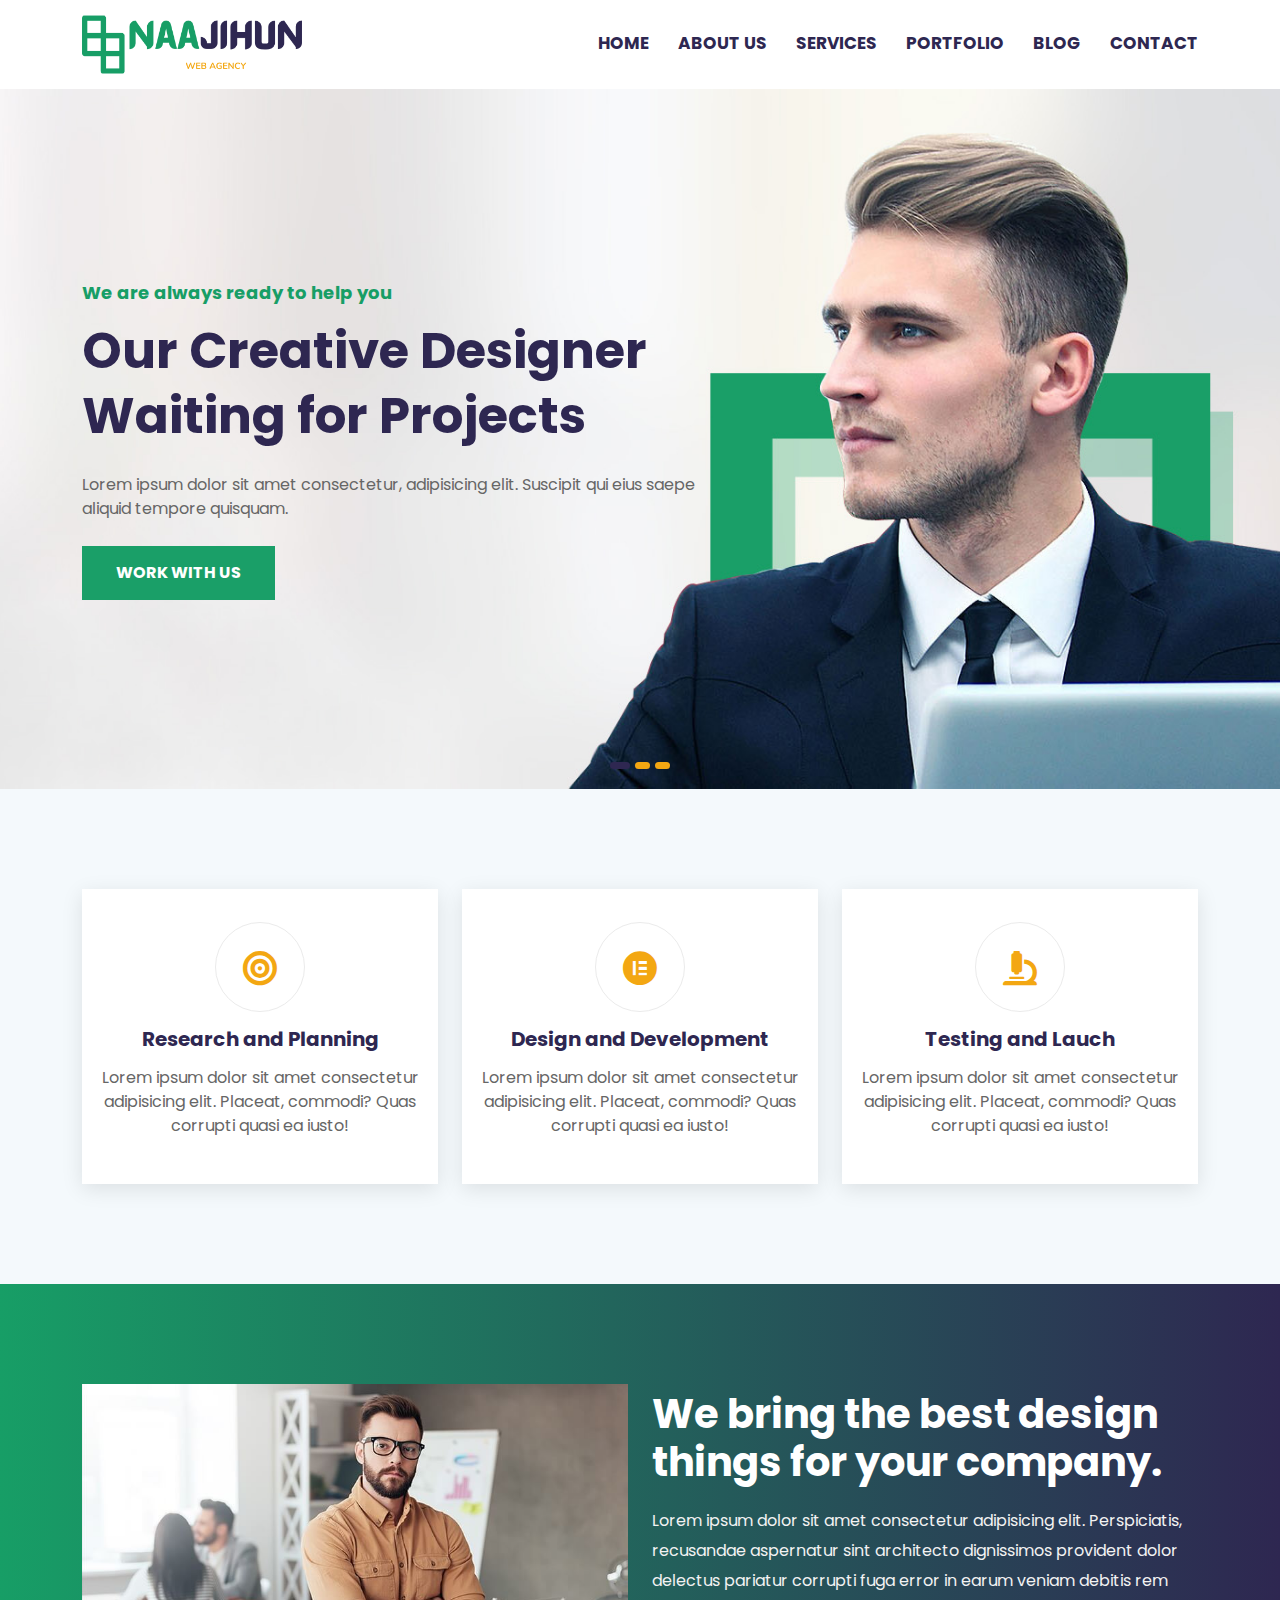
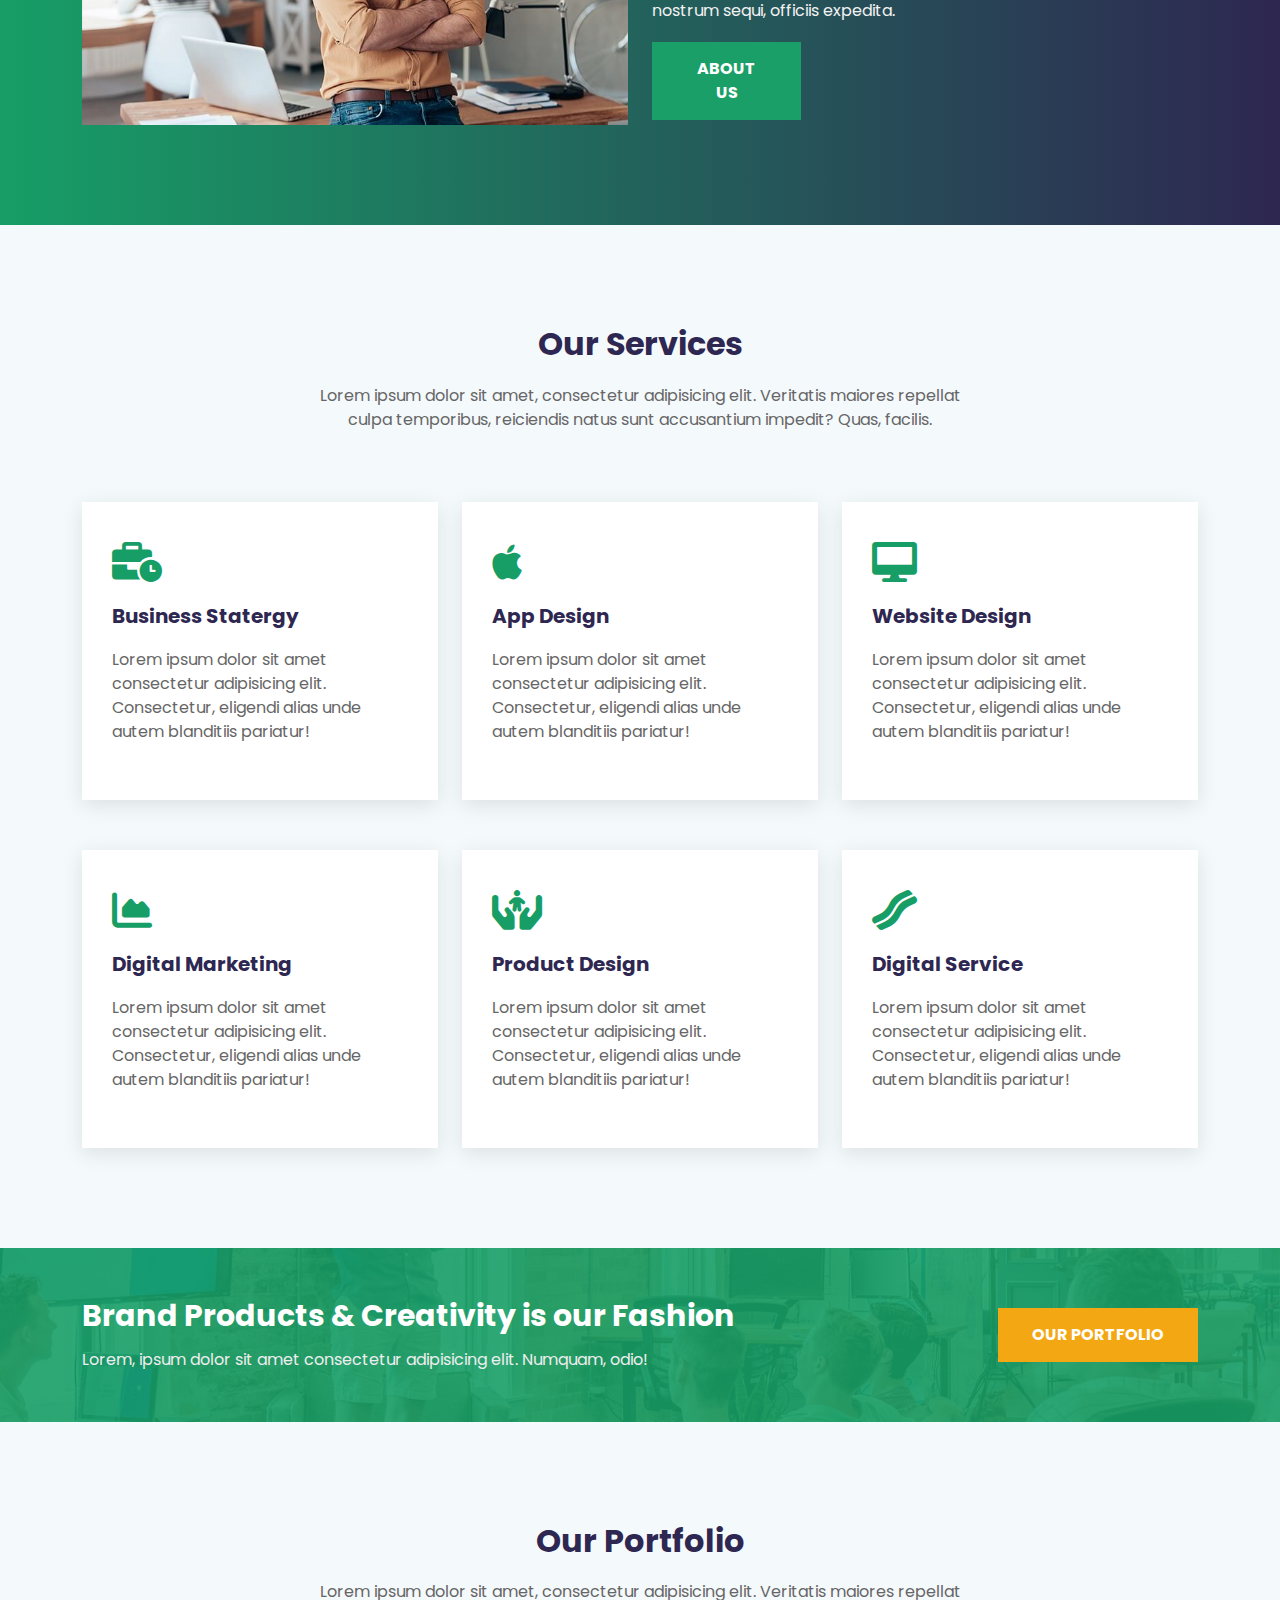
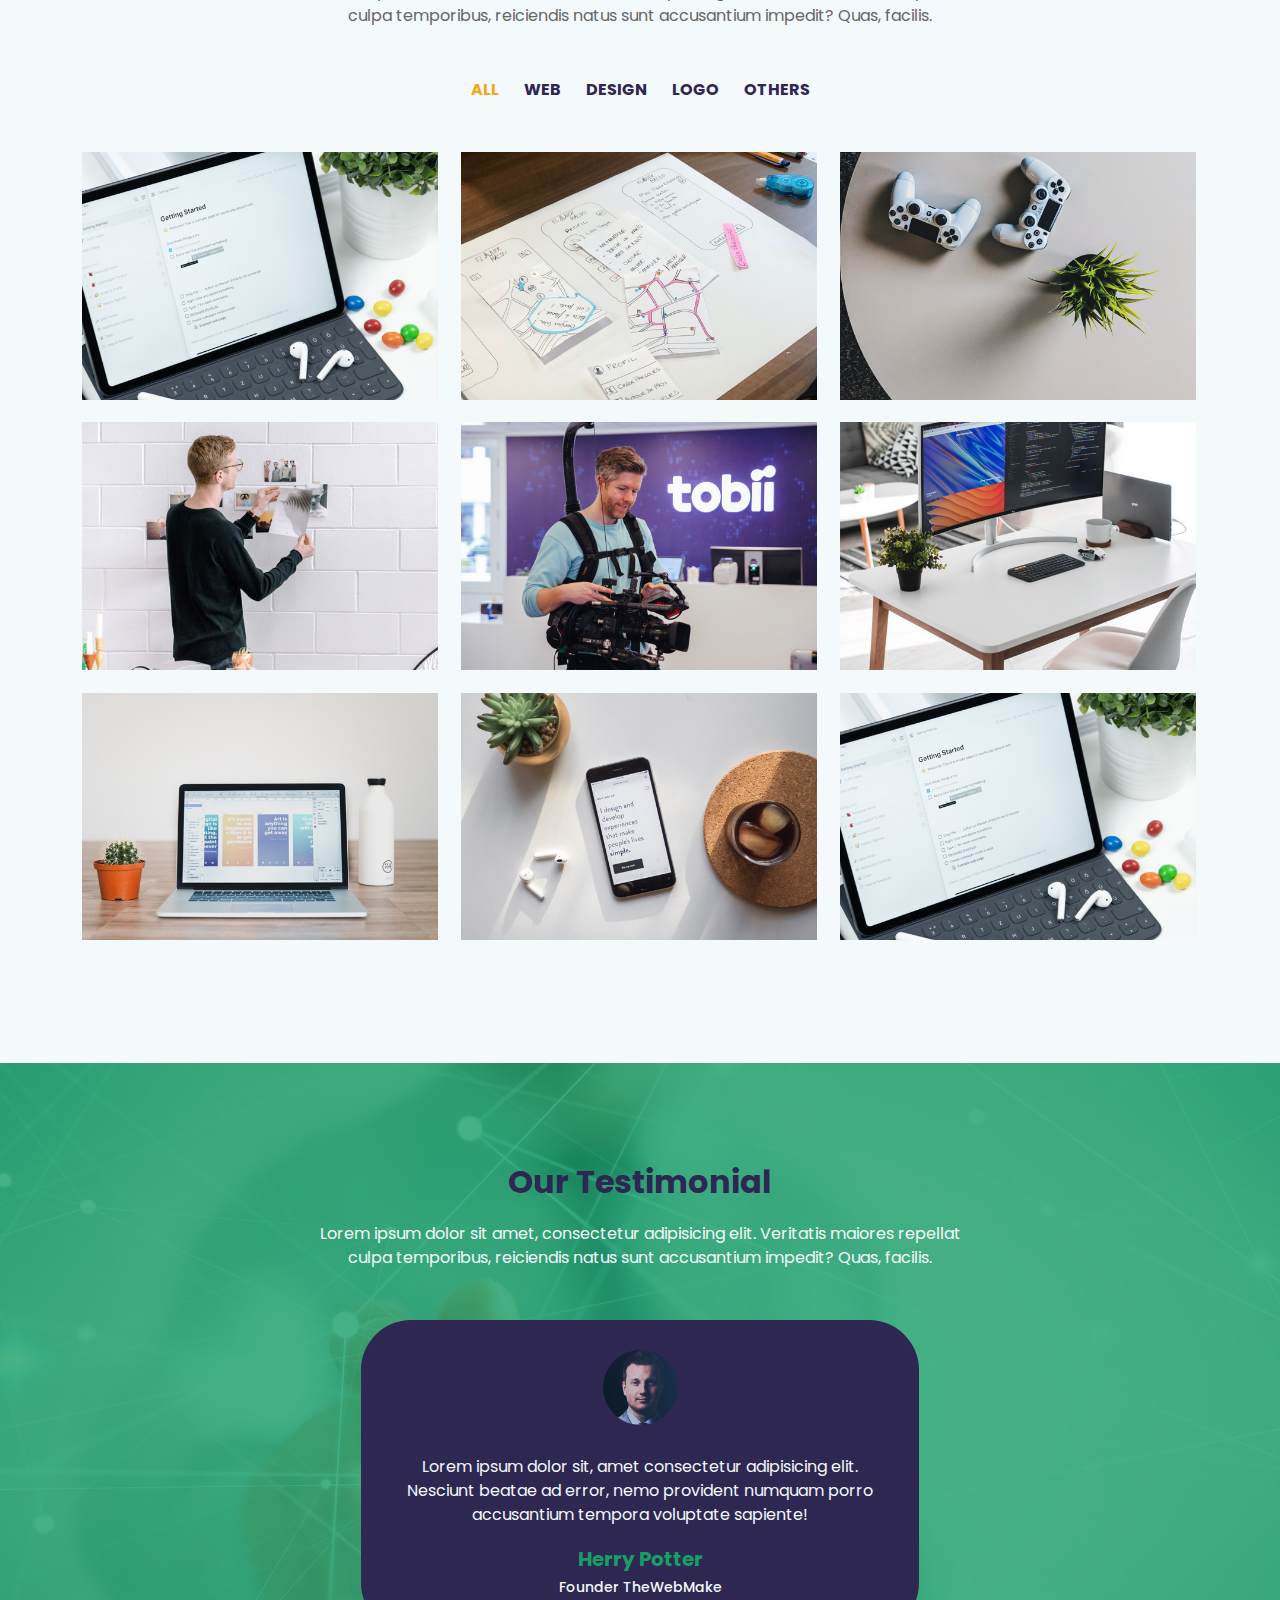
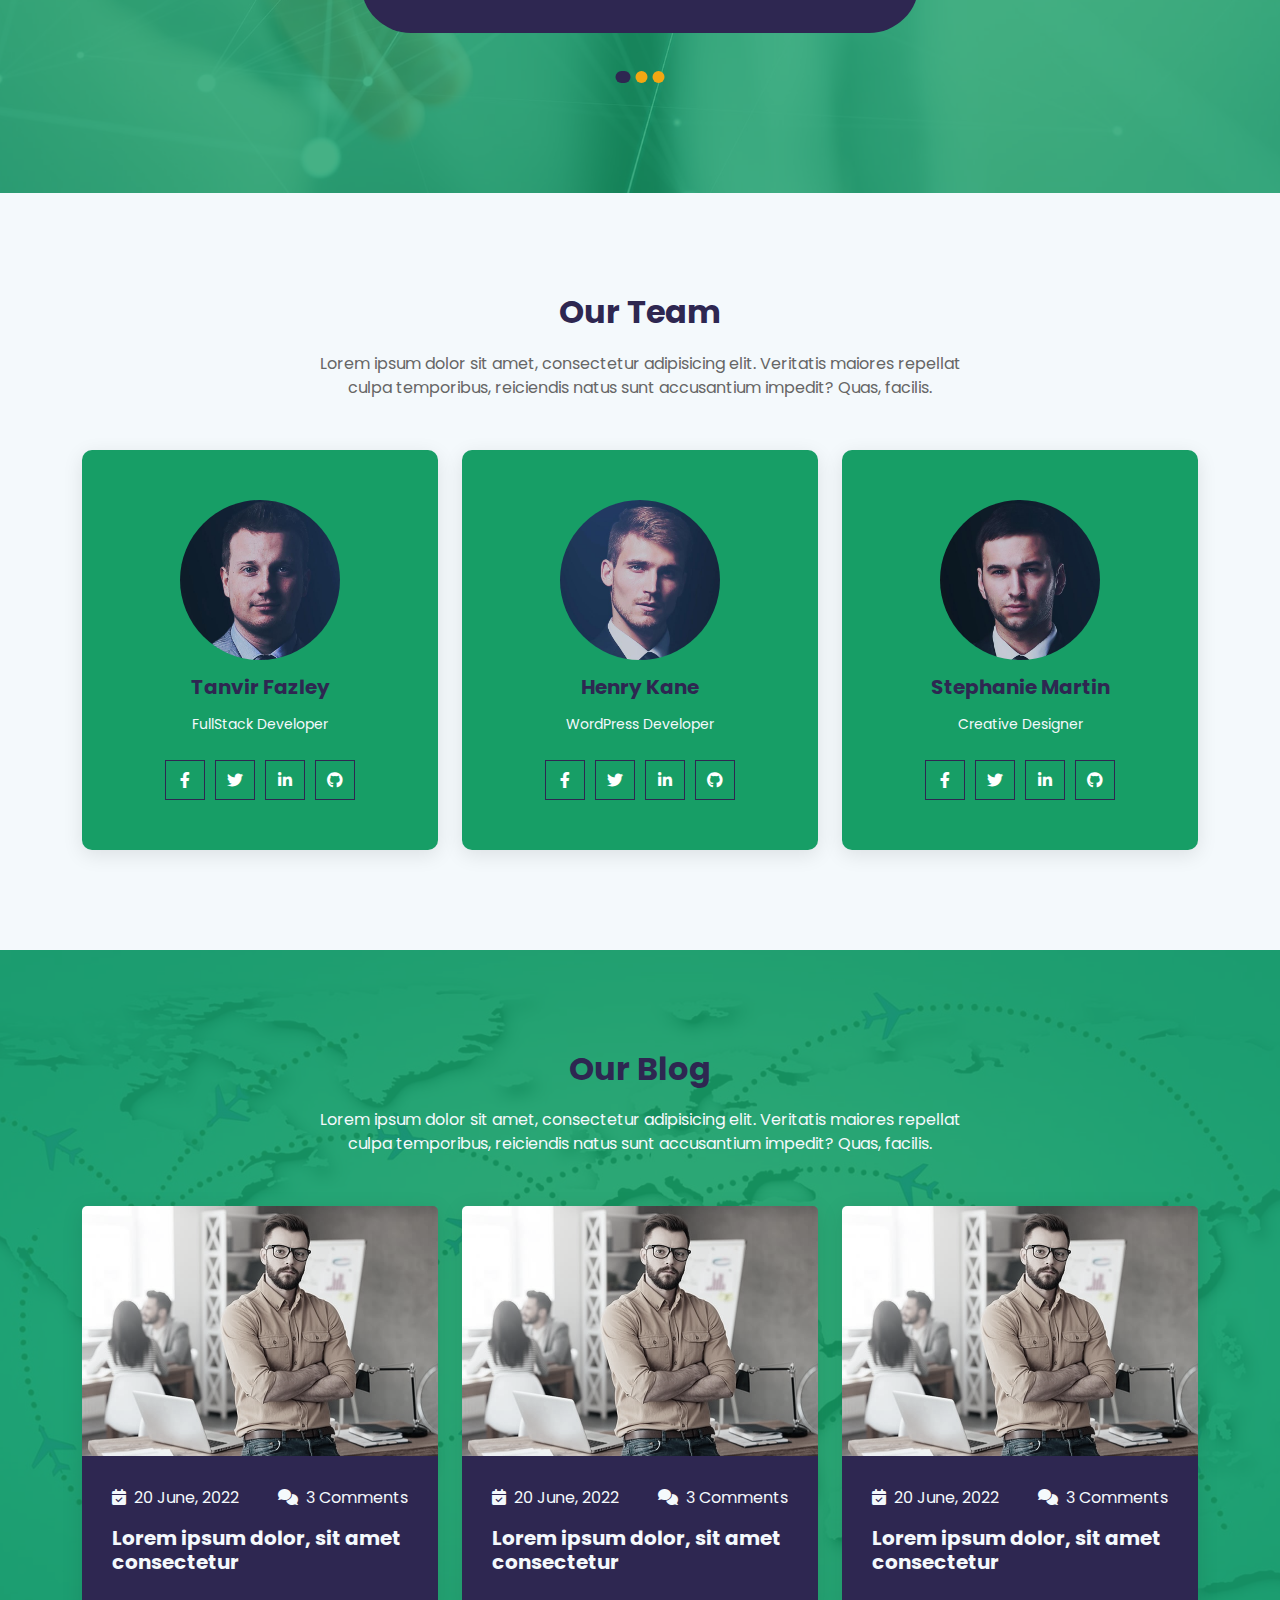
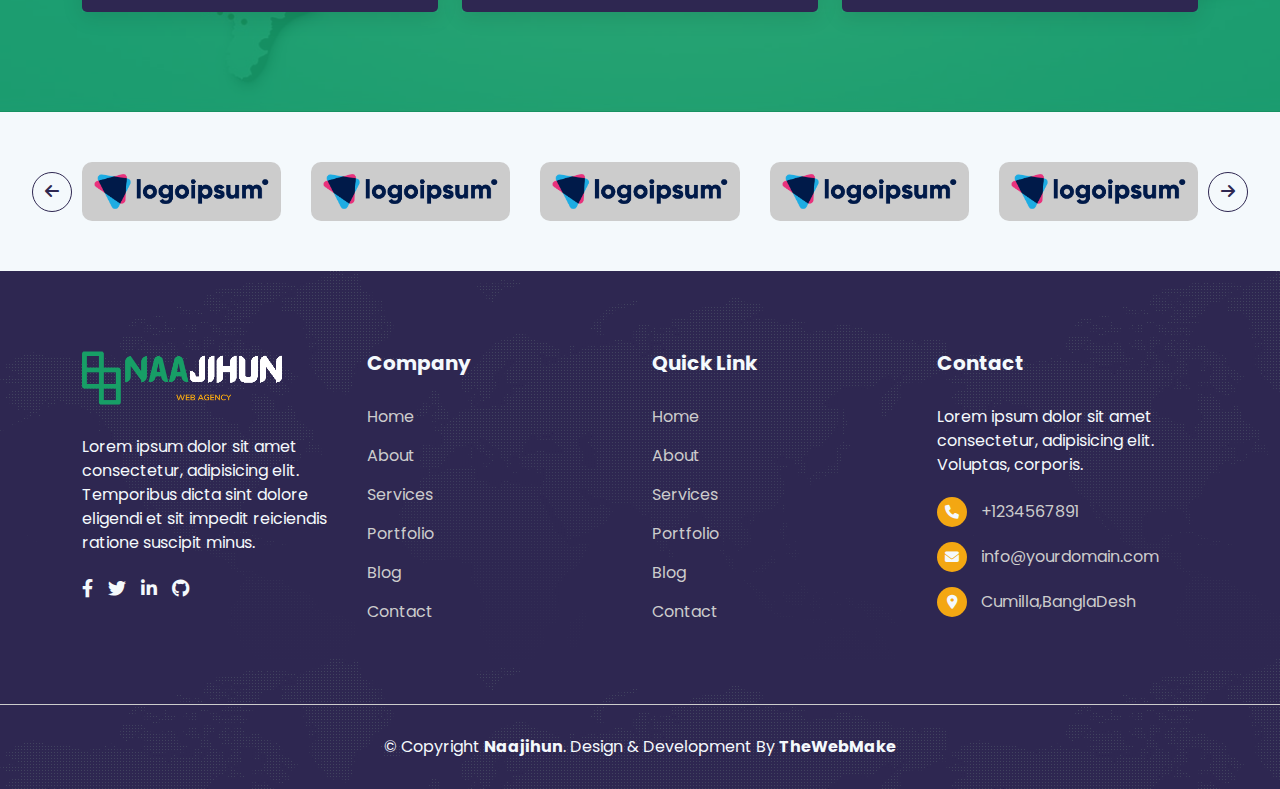
<file: markup/index.html>
<!DOCTYPE html>
<html lang="en">

<head>
    <meta charset="UTF-8">
    <meta http-equiv="X-UA-Compatible" content="IE=edge">
    <meta name="viewport" content="width=device-width, initial-scale=1.0">
    <title>Document</title>
    <!-- All CSS -->
    <link rel="stylesheet" href="assets/css/bootstrap.min.css">
    <link rel="stylesheet" href="assets/css/all.min.css">
    <link rel="stylesheet" href="assets/css/animate.min.css">
    <link rel="stylesheet" href="assets/css/magnific-popup.css">
    <link rel="stylesheet" href="assets/css/meanmenu.css">
    <link rel="stylesheet" href="assets/css/owl.carousel.min.css">
    <link rel="stylesheet" href="assets/css/main.css">
    <link rel="stylesheet" href="assets/css/responsive.css">
</head>

<body>
    <!-- Header Area Start -->
    <header class="header-area">
        <div class="container">
            <div class="row">
                <div class="col-xl-3 col-lg-3">
                    <div class="site-logo">
                        <a href="index.html"><img src="assets/img/logo.png" alt="logo"></a>
                        <div class="mobile-menu"></div>
                    </div>
                </div>
                <div class="col-xl-9 col-lg-9">
                    <nav class="mainmenu-area text-end">
                        <ul class="mainmenu">
                            <li><a href="index.html">Home</a></li>
                            <li><a href="about.html">About us</a>
                                <ul>
                                    <li><a href="#">level 1</a></li>
                                    <li><a href="#">level 1</a>
                                        <ul>
                                            <li><a href="#">level 2</a></li>
                                            <li><a href="#">level 2</a></li>
                                            <li><a href="#">level 2</a></li>
                                        </ul>
                                    </li>
                                    <li><a href="#">level 1</a></li>
                                </ul>
                            </li>
                            <li><a href="service.html">Services</a></li>
                            <li><a href="portfolio.html">Portfolio</a></li>
                            <li><a href="blog.html">Blog</a></li>
                            <li><a href="contact.html">Contact</a></li>
                        </ul>
                    </nav>

                </div>
            </div>
        </div>
    </header>
    <!-- Header Area End -->
    <!-- Slider Area Start -->
    <section class="hero-slider-area">
        <div class="home-hero-slider  owl-carousel">
            <div class="home-single-slider" style="background-image:url('assets/img/slider-image1.jpg')">
                <div class="container">
                    <div class="welcome-text">
                        <div class="hero-slider-text">
                            <h4>We are always
                                ready to help you</h4>
                            <h1>Our Creative
                                Designer Waiting for Projects</h1>
                            <p>Lorem ipsum dolor
                                sit amet consectetur, adipisicing elit. Suscipit qui eius saepe aliquid
                                tempore quisquam.</p>
                            <a class="naajihun-btn" href="">work with us</a>

                        </div>
                    </div>
                </div>
            </div>
            <div class="home-single-slider" style="background-image:url('assets/img/slider-image2.jpg')">
                <div class="container">
                    <div class="welcome-text">
                        <div class="hero-slider-text">
                            <h4>Your time is so important for us
                            </h4>
                            <h1>Build Your
                                WorldClass Brand with Naajihun</h1>
                            <p>Lorem ipsum dolor
                                sit amet consectetur, adipisicing elit. Suscipit qui eius saepe aliquid
                                tempore quisquam.</p>
                            <a class="naajihun-btn" href="">work with us</a>

                        </div>
                    </div>
                </div>
            </div>
            <div class="home-single-slider" style="background-image:url('assets/img/slider-image3.jpg')">
                <div class="container">
                    <div class="welcome-text">
                        <div class="hero-slider-text">
                            <h4>Our experties are
                                waiting for you
                            </h4>
                            <h1>Best Way to
                                Represent your Next Business</h1>
                            <p>Lorem ipsum dolor
                                sit amet consectetur, adipisicing elit. Suscipit qui eius saepe aliquid
                                tempore quisquam.</p>
                            <a class="naajihun-btn" href="">work with us</a>

                        </div>
                    </div>
                </div>
            </div>
        </div>
    </section>
    <!-- Slider Area End -->
    <!-- Work proccess Area Start -->
    <section class="work-proccess-area section-padding">
        <div class="container">
            <div class="row">
                <div class="col-lg-4 col-md-4 col-12">
                    <div class="single-workproccess-area">
                        <div class="icon-head"><i class="fa-solid fa-bullseye"></i></div>
                        <h4>Research and Planning</h4>
                        <p>Lorem ipsum dolor sit amet consectetur adipisicing elit. Placeat, commodi? Quas corrupti
                            quasi ea iusto!</p>
                    </div>
                </div>
                <div class="col-lg-4 col-md-4 col-12">
                    <div class="single-workproccess-area">
                        <div class="icon-head"><i class="fa-brands fa-elementor"></i></div>
                        <h4>Design and Development</h4>
                        <p>Lorem ipsum dolor sit amet consectetur adipisicing elit. Placeat, commodi? Quas corrupti
                            quasi ea iusto!</p>
                    </div>
                </div>
                <div class="col-lg-4 col-md-4 col-12">
                    <div class="single-workproccess-area">
                        <div class="icon-head"><i class="fa-solid fa-microscope"></i></div>
                        <h4>Testing and Lauch</h4>
                        <p>Lorem ipsum dolor sit amet consectetur adipisicing elit. Placeat, commodi? Quas corrupti
                            quasi ea iusto!</p>
                    </div>
                </div>
            </div>
        </div>
    </section>
    <!-- Work proccess Area End -->
    <!-- About us Area Start -->
    <section class="about-us-area section-padding">
        <div class="container">
            <div class="row">
                <div class="col-lg-6 col-md-12 col-12">
                    <div class="about-img">
                        <img src="assets/img/about.jpeg" alt="about us">
                    </div>
                </div>
                <div class="col-lg-6 col-md-12 col-12">
                    <div class="about-us-text">
                        <h2>We bring the best design things for your company.</h2>
                        <p>Lorem ipsum dolor sit amet consectetur adipisicing elit. Perspiciatis, recusandae aspernatur
                            sint architecto dignissimos provident dolor delectus pariatur corrupti fuga error in earum
                            veniam debitis rem nostrum sequi, officiis expedita.</p>
                        <a class="naajihun-btn" href="">About Us</a>
                    </div>
                </div>
            </div>
        </div>
    </section>
    <!-- About us Area End -->
    <!-- Services Area Start -->
    <section class="our-services-area section-padding">
        <div class="container">
            <div class="section-title text-center">
                <h2>Our Services</h2>
                <p>Lorem ipsum dolor sit amet, consectetur adipisicing elit. Veritatis maiores repellat culpa
                    temporibus, reiciendis natus sunt accusantium impedit? Quas, facilis.</p>
            </div>

            <div class="row service-gap">
                <div class="col-lg-4 col-md-6 col-12">
                    <div class="single-service">
                        <div class="services-icon">
                            <i class="fa-solid fa-business-time"></i>
                        </div>
                        <h4 class="services-title">
                            Business Statergy
                        </h4>
                        <p class="services-info">Lorem ipsum dolor sit amet consectetur adipisicing elit. Consectetur,
                            eligendi alias unde autem blanditiis pariatur!</p>

                    </div>
                </div>
                <div class="col-lg-4 col-md-6 col-12">
                    <div class="single-service">
                        <div class="services-icon">
                            <i class="fa-brands fa-apple"></i>
                        </div>
                        <h4 class="services-title">
                            App Design
                        </h4>
                        <p class="services-info">Lorem ipsum dolor sit amet consectetur adipisicing elit. Consectetur,
                            eligendi alias unde autem blanditiis pariatur!</p>

                    </div>
                </div>
                <div class="col-lg-4 col-md-6 col-12">
                    <div class="single-service">
                        <div class="services-icon">
                            <i class="fa-solid fa-desktop"></i>
                        </div>
                        <h4 class="services-title">
                            Website Design
                        </h4>
                        <p class="services-info">Lorem ipsum dolor sit amet consectetur adipisicing elit. Consectetur,
                            eligendi alias unde autem blanditiis pariatur!</p>

                    </div>
                </div>
                <div class="col-lg-4 col-md-6 col-12">
                    <div class="single-service">
                        <div class="services-icon">
                            <i class="fa-solid fa-chart-area"></i>
                        </div>
                        <h4 class="services-title">
                            Digital Marketing
                        </h4>
                        <p class="services-info">Lorem ipsum dolor sit amet consectetur adipisicing elit. Consectetur,
                            eligendi alias unde autem blanditiis pariatur!</p>

                    </div>
                </div>
                <div class="col-lg-4 col-md-6 col-12">
                    <div class="single-service">
                        <div class="services-icon">
                            <i class="fa-solid fa-hands-holding-child"></i>
                        </div>
                        <h4 class="services-title">
                            Product Design
                        </h4>
                        <p class="services-info">Lorem ipsum dolor sit amet consectetur adipisicing elit. Consectetur,
                            eligendi alias unde autem blanditiis pariatur!</p>

                    </div>
                </div>
                <div class="col-lg-4 col-md-6 col-12">
                    <div class="single-service">
                        <div class="services-icon">
                            <i class="fa-solid fa-bacon"></i>
                        </div>
                        <h4 class="services-title">
                            Digital Service
                        </h4>
                        <p class="services-info">Lorem ipsum dolor sit amet consectetur adipisicing elit. Consectetur,
                            eligendi alias unde autem blanditiis pariatur!</p>

                    </div>
                </div>
            </div>
        </div>
    </section>
    <!-- Services Area End -->
    <!-- CTA Area Start -->
    <section class="cta-area" style="background-image: url('assets/img/cta-bg.jpg');">
        <div class=" container">
            <div class="row">
                <div class="col-lg-9 col-12">
                    <div class="cta-text">
                        <h2>Brand Products & Creativity is our Fashion</h2>
                        <p>Lorem, ipsum dolor sit amet consectetur adipisicing elit. Numquam, odio!</p>
                    </div>
                </div>
                <div class="col-lg-3 col-12">
                    <div class="cta-btn-area">
                        <a class="cta-btn naajihun-btn" href="">Our Portfolio</a>
                    </div>
                </div>
            </div>
        </div>
    </section>
    <!-- CTA Area End -->
    <!-- Portfolio Area Start -->
    <section class="portfolio-area section-padding">
        <div class="container">
            <div class="section-title text-center">
                <h2>Our Portfolio</h2>
                <p>Lorem ipsum dolor sit amet, consectetur adipisicing elit. Veritatis maiores repellat culpa
                    temporibus, reiciendis natus sunt accusantium impedit? Quas, facilis.</p>
            </div>

            <div class="portfolio-menu">
                <ul>
                    <li class="active" data-filter="*">All</li>
                    <li data-filter=".cat1">Web</li>
                    <li data-filter=".cat2">Design</li>
                    <li data-filter=".cat3">Logo</li>
                    <li data-filter=".cat4">Others</li>
                </ul>
            </div>
            <div class="portfolio-wrapper">
                <div class="portfolio-single-item cat1 cat2 cat4">
                    <a href="assets/img/portfolio/portfolio-1.jpg" class="portfolio-image popup-gallery"
                        title="Naajihun Product">
                        <img src="assets/img/portfolio/portfolio-1.jpg" alt="">
                        <div class="portfolio-hover-title">
                            <div class="portfolio-content">
                                <h6>Naajihun Product</h6>
                                <div class="portfolio-category">
                                    <span>Best Quality</span>
                                </div>
                            </div>
                        </div>
                    </a>
                </div>
                <div class="portfolio-single-item cat2 cat3 cat4">
                    <a href="assets/img/portfolio/portfolio-2.jpg" class="portfolio-image popup-gallery"
                        title="Naajihun Product">
                        <img src="assets/img/portfolio/portfolio-2.jpg" alt="">
                        <div class="portfolio-hover-title">
                            <div class="portfolio-content">
                                <h6>Naajihun Product</h6>
                                <div class="portfolio-category">
                                    <span>Best Quality</span>
                                </div>
                            </div>
                        </div>
                    </a>
                </div>
                <div class="portfolio-single-item cat3 cat2 cat4">
                    <a href="assets/img/portfolio/portfolio-3.jpg" class="portfolio-image popup-gallery"
                        title="Naajihun Product">
                        <img src="assets/img/portfolio/portfolio-3.jpg" alt="">
                        <div class="portfolio-hover-title">
                            <div class="portfolio-content">
                                <h6>Naajihun Product</h6>
                                <div class="portfolio-category">
                                    <span>Best Quality</span>
                                </div>
                            </div>
                        </div>
                    </a>
                </div>
                <div class="portfolio-single-item cat4 cat1 cat2">
                    <a href="assets/img/portfolio/portfolio-4.jpg" class="portfolio-image popup-gallery"
                        title="Naajihun Product">
                        <img src="assets/img/portfolio/portfolio-4.jpg" alt="">
                        <div class="portfolio-hover-title">
                            <div class="portfolio-content">
                                <h6>Naajihun Product</h6>
                                <div class="portfolio-category">
                                    <span>Best Quality</span>
                                </div>
                            </div>
                        </div>
                    </a>
                </div>
                <div class="portfolio-single-item cat4 cat3 cat2">
                    <a href="assets/img/portfolio/portfolio-5.jpg" class="portfolio-image popup-gallery"
                        title="Naajihun Product">
                        <img src="assets/img/portfolio/portfolio-5.jpg" alt="">
                        <div class="portfolio-hover-title">
                            <div class="portfolio-content">
                                <h6>Naajihun Product</h6>
                                <div class="portfolio-category">
                                    <span>Best Quality</span>
                                </div>
                            </div>
                        </div>
                    </a>
                </div>
                <div class="portfolio-single-item cat4 cat2 cat1">
                    <a href="assets/img/portfolio/portfolio-6.jpg" class="portfolio-image popup-gallery"
                        title="Naajihun Product">
                        <img src="assets/img/portfolio/portfolio-6.jpg" alt="">
                        <div class="portfolio-hover-title">
                            <div class="portfolio-content">
                                <h6>Naajihun Product</h6>
                                <div class="portfolio-category">
                                    <span>Best Quality</span>
                                </div>
                            </div>
                        </div>
                    </a>
                </div>
                <div class="portfolio-single-item cat3 cat4">
                    <a href="assets/img/portfolio/portfolio-7.jpg" class="portfolio-image popup-gallery"
                        title="Naajihun Product">
                        <img src="assets/img/portfolio/portfolio-7.jpg" alt="">
                        <div class="portfolio-hover-title">
                            <div class="portfolio-content">
                                <h6>Naajihun Product</h6>
                                <div class="portfolio-category">
                                    <span>Best Quality</span>
                                </div>
                            </div>
                        </div>
                    </a>
                </div>
                <div class="portfolio-single-item cat2 cat1">
                    <a href="assets/img/portfolio/portfolio-8.jpg" class="portfolio-image popup-gallery"
                        title="Naajihun Product">
                        <img src="assets/img/portfolio/portfolio-8.jpg" alt="">
                        <div class="portfolio-hover-title">
                            <div class="portfolio-content">
                                <h6>Naajihun Product</h6>
                                <div class="portfolio-category">
                                    <span>Best Quality</span>
                                </div>
                            </div>
                        </div>
                    </a>
                </div>
                <div class="portfolio-single-item cat3">
                    <a href="assets/img/portfolio/portfolio-1.jpg" class="portfolio-image popup-gallery"
                        title="Naajihun Product">
                        <img src="assets/img/portfolio/portfolio-1.jpg" alt="">
                        <div class="portfolio-hover-title">
                            <div class="portfolio-content">
                                <h6>Naajihun Product</h6>
                                <div class="portfolio-category">
                                    <span>Best Quality</span>
                                </div>
                            </div>
                        </div>
                    </a>
                </div>
            </div>
        </div>
    </section>
    <!-- Portfolio Area End -->
    <!-- Testimonial Area Start -->
    <section class="our-testimonial-area section-padding" style="background-image: url('assets/img/clientsbg.jpg');">
        <div class="container">
            <div class="section-title text-center">
                <h2>Our Testimonial</h2>
                <p>Lorem ipsum dolor sit amet, consectetur adipisicing elit. Veritatis maiores repellat culpa
                    temporibus, reiciendis natus sunt accusantium impedit? Quas, facilis.</p>
            </div>

            <div class="testimonial-wrapper  owl-carousel">
                <div class="single-testimonial">
                    <img src="assets/img/face/t-1.jpg" alt="">
                    <p>Lorem ipsum dolor sit, amet consectetur adipisicing elit. Nesciunt beatae ad error, nemo
                        provident numquam porro accusantium tempora voluptate sapiente!</p>
                    <h4>Herry Potter</h4>
                    <h6>Founder TheWebMake</h6>
                </div>
                <div class="single-testimonial">
                    <img src="assets/img/face/t-2.jpg" alt="">
                    <p>Lorem ipsum dolor sit, amet consectetur adipisicing elit. Nesciunt beatae ad error, nemo
                        provident numquam porro accusantium tempora voluptate sapiente!</p>
                    <h4>Herry Potter</h4>
                    <h6>Founder TheWebMake</h6>
                </div>
                <div class="single-testimonial">
                    <img src="assets/img/face/t-3.jpg" alt="">
                    <p>Lorem ipsum dolor sit, amet consectetur adipisicing elit. Nesciunt beatae ad error, nemo
                        provident numquam porro accusantium tempora voluptate sapiente!</p>
                    <h4>Herry Potter</h4>
                    <h6>Founder TheWebMake</h6>
                </div>
            </div>
        </div>
    </section>
    <!-- Testimonial Area End -->
    <!-- Team Area Start -->
    <section class="our-team-area section-padding">
        <div class="container">
            <div class="section-title text-center">
                <h2>Our Team</h2>
                <p>Lorem ipsum dolor sit amet, consectetur adipisicing elit. Veritatis maiores repellat culpa
                    temporibus, reiciendis natus sunt accusantium impedit? Quas, facilis.</p>
            </div>
            <div class="row">
                <div class="col-lg-4 col-md-4 col-12">
                    <div class="single-team">
                        <img src="assets/img/face/t-1.jpg" alt="">
                        <h3>Tanvir Fazley</h3>
                        <p>FullStack Developer</p>
                        <ul class="team-social-link">
                            <li><a href="#"><i class="fa-brands fa-facebook-f"></i></a></li>
                            <li><a href="#"><i class="fa-brands fa-twitter"></i></a></li>
                            <li><a href="#"><i class="fa-brands fa-linkedin-in"></i></a></li>
                            <li><a href="#"><i class="fa-brands fa-github"></i></a></li>
                        </ul>
                    </div>
                </div>
                <div class="col-lg-4 col-md-4 col-12">
                    <div class="single-team">
                        <img src="assets/img/face/t-2.jpg" alt="">
                        <h3>Henry Kane</h3>
                        <p>WordPress Developer</p>
                        <ul class="team-social-link">
                            <li><a href="#"><i class="fa-brands fa-facebook-f"></i></a></li>
                            <li><a href="#"><i class="fa-brands fa-twitter"></i></a></li>
                            <li><a href="#"><i class="fa-brands fa-linkedin-in"></i></a></li>
                            <li><a href="#"><i class="fa-brands fa-github"></i></a></li>
                        </ul>
                    </div>
                </div>
                <div class="col-lg-4 col-md-4 col-12">
                    <div class="single-team">
                        <img src="assets/img/face/t-3.jpg" alt="">
                        <h3>Stephanie Martin</h3>
                        <p>Creative Designer</p>
                        <ul class="team-social-link">
                            <li><a href="#"><i class="fa-brands fa-facebook-f"></i></a></li>
                            <li><a href="#"><i class="fa-brands fa-twitter"></i></a></li>
                            <li><a href="#"><i class="fa-brands fa-linkedin-in"></i></a></li>
                            <li><a href="#"><i class="fa-brands fa-github"></i></a></li>
                        </ul>
                    </div>
                </div>
            </div>
        </div>
    </section>
    <!-- Team Area End -->
    <!-- Blog Area Start -->
    <section class="blog-area section-padding" style="background-image:url('assets/img/blogbg.jpg') ;">
        <div class="container">
            <div class="section-title text-center">
                <h2>Our Blog</h2>
                <p>Lorem ipsum dolor sit amet, consectetur adipisicing elit. Veritatis maiores repellat culpa
                    temporibus, reiciendis natus sunt accusantium impedit? Quas, facilis.</p>
            </div>


            <div class="blog-wrapper">
                <div class="row">
                    <div class="col-lg-4 col-md-6 col-12">
                        <div class="single-blog">
                            <div class="blog-featured-img" style="background-image: url('assets/img/about.jpeg');">
                            </div>
                            <div class="blog-content">
                                <div class="blog-meta">
                                    <p><i class="fa-solid fa-calendar-check"></i>20 June, 2022</p>
                                    <p><i class="fa-solid fa-comments"></i>3 Comments</p>
                                </div>
                                <h3 class="blog-title">
                                    <a href="#">Lorem ipsum dolor, sit amet consectetur</a>
                                </h3>
                            </div>
                        </div>
                    </div>
                    <div class="col-lg-4 col-md-6 col-12">
                        <div class="single-blog">
                            <div class="blog-featured-img" style="background-image: url('assets/img/about.jpeg');">
                            </div>
                            <div class="blog-content">
                                <div class="blog-meta">
                                    <p><i class="fa-solid fa-calendar-check"></i>20 June, 2022</p>
                                    <p><i class="fa-solid fa-comments"></i>3 Comments</p>
                                </div>
                                <h3 class="blog-title">
                                    <a href="#">Lorem ipsum dolor, sit amet consectetur</a>
                                </h3>
                            </div>
                        </div>
                    </div>
                    <div class="col-lg-4 col-md-6 col-12">
                        <div class="single-blog">
                            <div class="blog-featured-img" style="background-image: url('assets/img/about.jpeg');">
                            </div>
                            <div class="blog-content">
                                <div class="blog-meta">
                                    <p><i class="fa-solid fa-calendar-check"></i>20 June, 2022</p>
                                    <p><i class="fa-solid fa-comments"></i>3 Comments</p>
                                </div>
                                <h3 class="blog-title">
                                    <a href="#">Lorem ipsum dolor, sit amet consectetur</a>
                                </h3>
                            </div>
                        </div>
                    </div>
                </div>
            </div>
        </div>
    </section>
    <!-- Blog Area End -->
    <!-- our partner Area Start -->
    <section class="our-partner-area section-padding">
        <div class="container">
            <div class="partner-wrapper owl-carousel">
                <div class="single-partner">
                    <a href=""><img src="assets/img/loogo/partner1.png" alt=""></a>
                </div>
                <div class="single-partner">
                    <a href=""><img src="assets/img/loogo/partner1.png" alt=""></a>
                </div>
                <div class="single-partner">
                    <a href=""><img src="assets/img/loogo/partner1.png" alt=""></a>
                </div>
                <div class="single-partner">
                    <a href=""><img src="assets/img/loogo/partner1.png" alt=""></a>
                </div>
                <div class="single-partner">
                    <a href=""><img src="assets/img/loogo/partner1.png" alt=""></a>
                </div>
                <div class="single-partner">
                    <a href=""><img src="assets/img/loogo/partner1.png" alt=""></a>
                </div>
                <div class="single-partner">
                    <a href=""><img src="assets/img/loogo/partner1.png" alt=""></a>
                </div>
                <div class="single-partner">
                    <a href=""><img src="assets/img/loogo/partner1.png" alt=""></a>
                </div>
                <div class="single-partner">
                    <a href=""><img src="assets/img/loogo/partner1.png" alt=""></a>
                </div>
                <div class="single-partner">
                    <a href=""><img src="assets/img/loogo/partner1.png" alt=""></a>
                </div>
            </div>
        </div>
    </section>
    <!-- our partner Area End -->
    <!-- Footer Area Start -->
    <footer class="footer-area" style="background-image: url('assets/img/map.png');">
        <div class="footer-top">
            <div class="container">
                <div class="row">
                    <div class="col-lg-3 col-md-6 col-12">
                        <div class="single-footer-widget">
                            <div class="about-widget">
                                <img src="assets/img/logo-w.png" alt="">
                                <p>Lorem ipsum dolor sit amet consectetur, adipisicing elit. Temporibus dicta sint
                                    dolore eligendi et sit impedit reiciendis ratione suscipit minus.</p>
                                <div class="footer-social">
                                    <a href="#"><i class="fa-brands fa-facebook-f"></i></a>
                                    <a href="#"><i class="fa-brands fa-twitter"></i></a>
                                    <a href="#"><i class="fa-brands fa-linkedin-in"></i></a>
                                    <a href="#"><i class="fa-brands fa-github"></i></a>
                                </div>
                            </div>
                        </div>
                    </div>
                    <div class="col-lg-3 col-md-6 col-12">
                        <div class="single-footer-widget">
                            <h3 class="widget-title">
                                Company
                            </h3>
                            <ul>
                                <li><a href="">Home</a></li>
                                <li><a href="">about</a></li>
                                <li><a href="">services</a></li>
                                <li><a href="">portfolio</a></li>
                                <li><a href="">blog</a></li>
                                <li><a href="">Contact</a></li>
                            </ul>
                        </div>
                    </div>
                    <div class="col-lg-3 col-md-6 col-12">
                        <div class="single-footer-widget">
                            <h3 class="widget-title">
                                Quick link
                            </h3>
                            <ul>
                                <li><a href="">Home</a></li>
                                <li><a href="">about</a></li>
                                <li><a href="">services</a></li>
                                <li><a href="">portfolio</a></li>
                                <li><a href="">blog</a></li>
                                <li><a href="">Contact</a></li>
                            </ul>
                        </div>
                    </div>
                    <div class="col-lg-3 col-md-6 col-12">
                        <div class="single-footer-widget">
                            <h3 class="widget-title">
                                Contact
                            </h3>
                            <div class="contact-widget">
                                <p>Lorem ipsum dolor sit amet consectetur, adipisicing elit. Voluptas, corporis.</p>
                                <ul class="contact-info">
                                    <li><i class="fa-solid fa-phone"></i> +1234567891</li>
                                    <li><i class="fa-solid fa-envelope"></i> info@yourdomain.com</li>
                                    <li><i class="fa-solid fa-location-dot"></i> Cumilla,BanglaDesh</li>
                                </ul>
                            </div>
                        </div>
                    </div>
                </div>
            </div>
        </div>
        <div class="footer-bottom">
            <div class="container">
                <div class="copyright-content text-center">
                    <p>© Copyright <a href="#">Naajihun</a>. Design &amp; Development By <a target="_blank"
                            href="#">TheWebMake</a></p>
                </div>
            </div>
        </div>
    </footer>
    <!-- Footer Area End -->

    <!-- All Script -->
    <script src="assets/js/jquery-3.6.0.min.js"></script>
    <script src="assets/js/bootstrap.bundle.min.js"></script>
    <script src="assets/js/isotope.pkgd.min.js"></script>
    <script src="assets/js/jquery.magnific-popup.min.js"></script>
    <script src="assets/js/jquery.meanmenu.min.js"></script>
    <script src="assets/js/owl.carousel.min.js"></script>
    <script src="assets/js/scripts.js"></script>
</body>

</html>
</file>
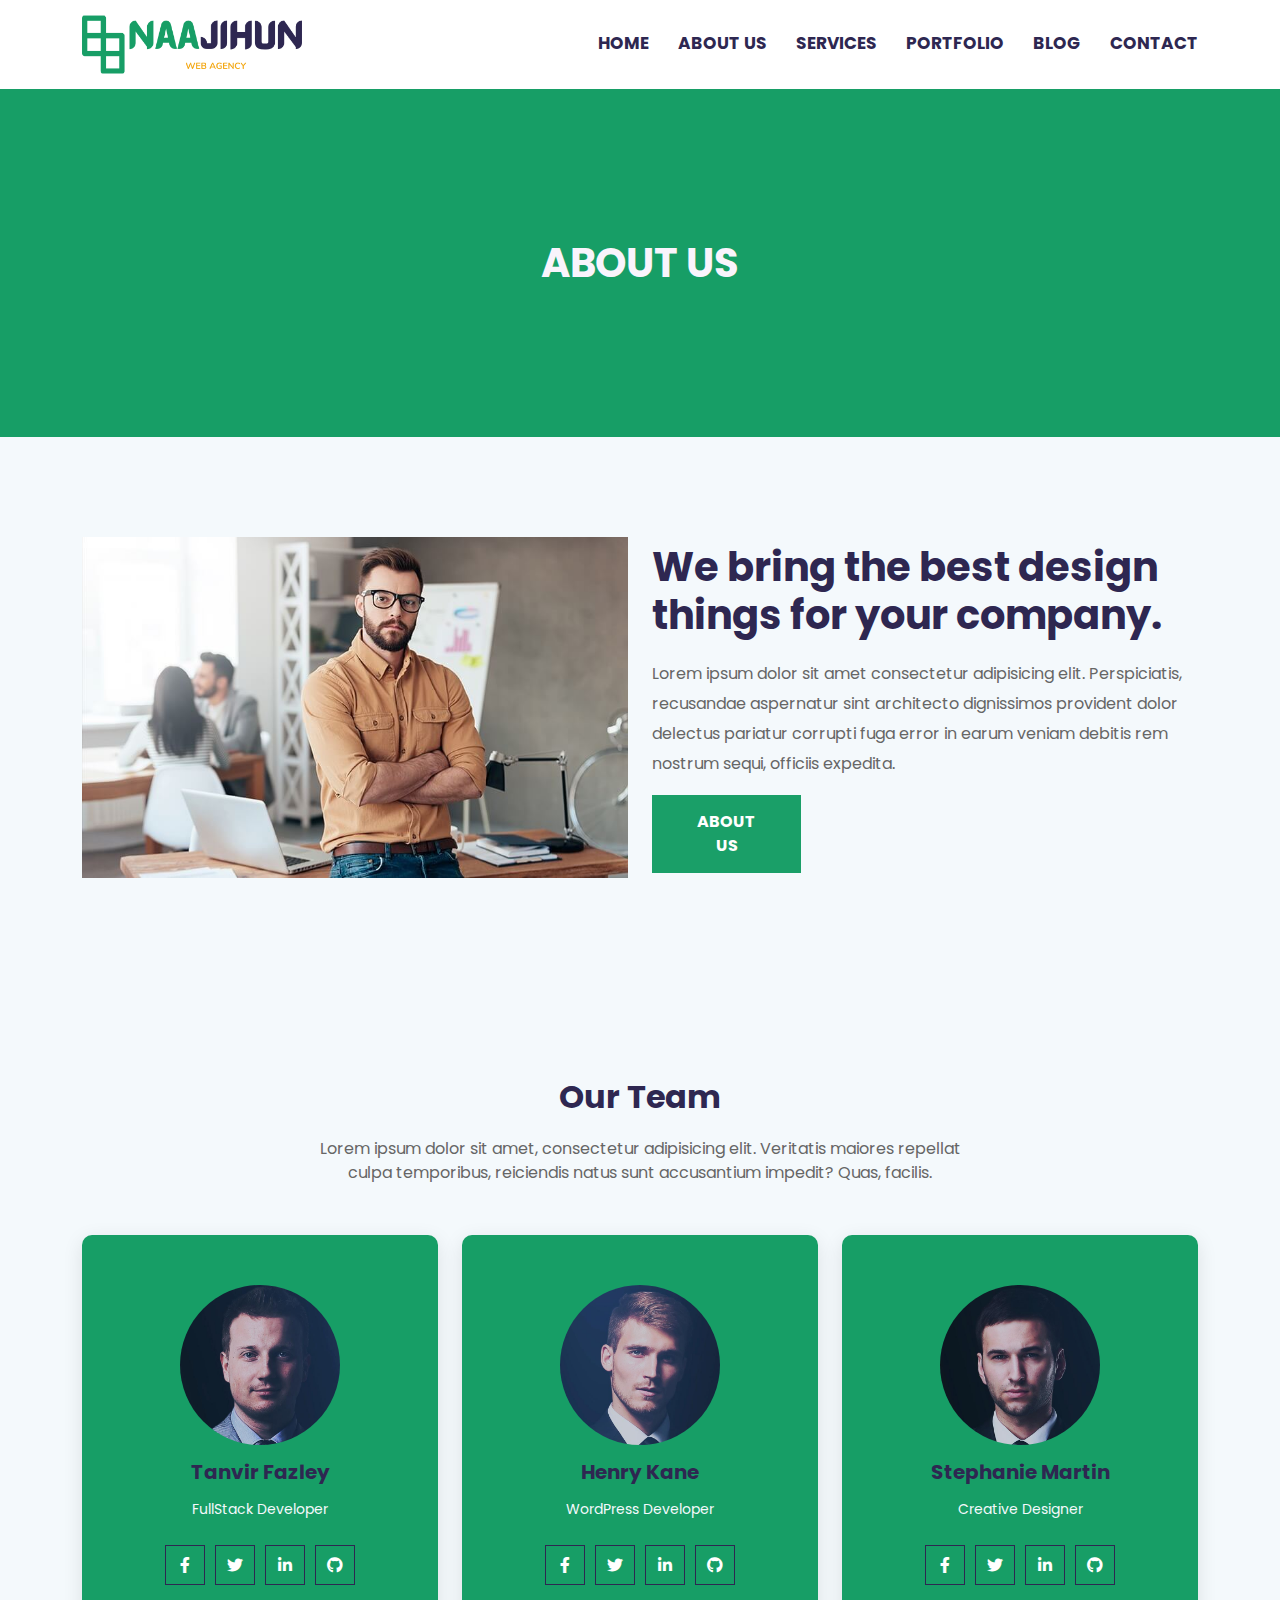
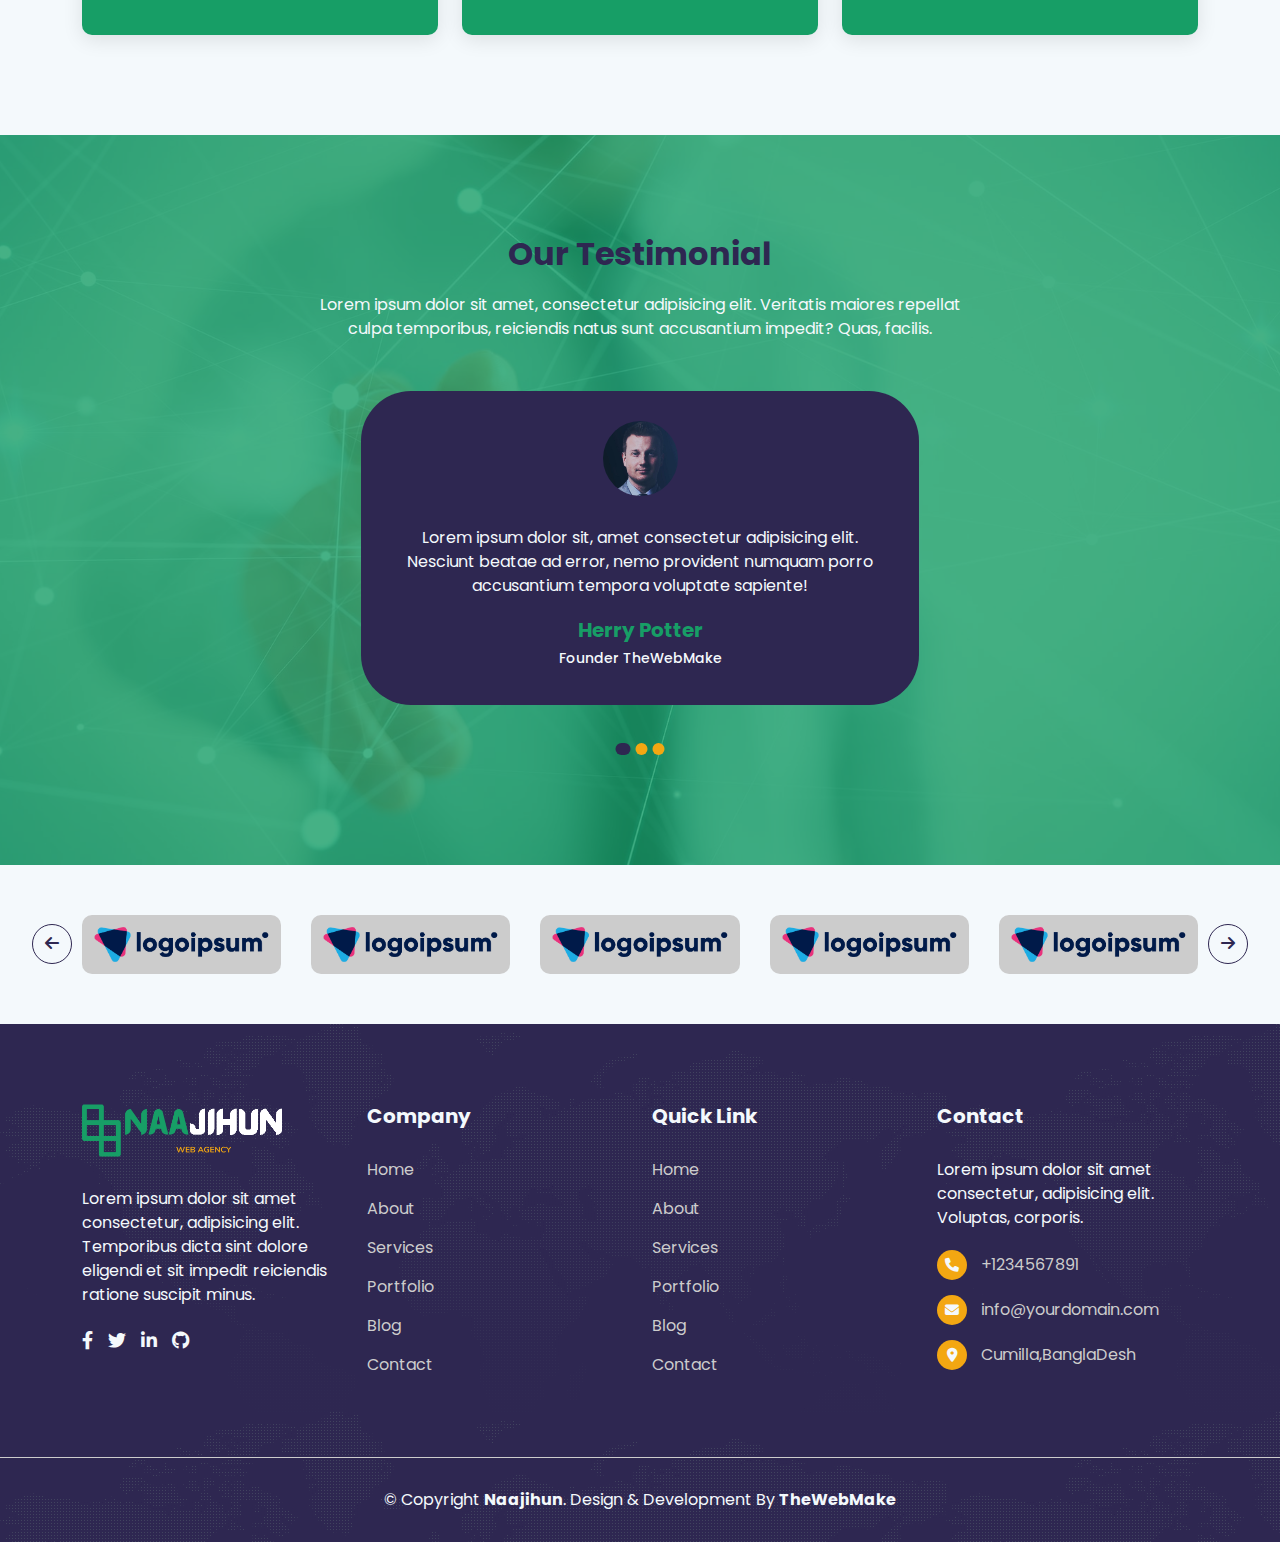
<file: markup/about.html>
<!DOCTYPE html>
<html lang="en">

<head>
    <meta charset="UTF-8">
    <meta http-equiv="X-UA-Compatible" content="IE=edge">
    <meta name="viewport" content="width=device-width, initial-scale=1.0">
    <title>Document</title>
    <!-- All CSS -->
    <link rel="stylesheet" href="assets/css/bootstrap.min.css">
    <link rel="stylesheet" href="assets/css/all.min.css">
    <link rel="stylesheet" href="assets/css/animate.min.css">
    <link rel="stylesheet" href="assets/css/magnific-popup.css">
    <link rel="stylesheet" href="assets/css/meanmenu.css">
    <link rel="stylesheet" href="assets/css/owl.carousel.min.css">
    <link rel="stylesheet" href="assets/css/main.css">
    <link rel="stylesheet" href="assets/css/responsive.css">
</head>

<body>
    <!-- Header Area Start -->
    <header class="header-area">
        <div class="container">
            <div class="row">
                <div class="col-xl-3 col-lg-3">
                    <div class="site-logo">
                        <a href="index.html"><img src="assets/img/logo.png" alt="logo"></a>
                        <div class="mobile-menu"></div>
                    </div>
                </div>
                <div class="col-xl-9 col-lg-9">
                    <nav class="mainmenu-area text-end">
                        <ul class="mainmenu">
                            <li><a href="index.html">Home</a></li>
                            <li><a href="about.html">About us</a>
                                <ul>
                                    <li><a href="#">level 1</a></li>
                                    <li><a href="#">level 1</a>
                                        <ul>
                                            <li><a href="#">level 2</a></li>
                                            <li><a href="#">level 2</a></li>
                                            <li><a href="#">level 2</a></li>
                                        </ul>
                                    </li>
                                    <li><a href="#">level 1</a></li>
                                </ul>
                            </li>
                            <li><a href="service.html">Services</a></li>
                            <li><a href="portfolio.html">Portfolio</a></li>
                            <li><a href="blog.html">Blog</a></li>
                            <li><a href="contact.html">Contact</a></li>
                        </ul>
                    </nav>

                </div>
            </div>
        </div>
    </header>
    <!-- Header Area End -->

    <!-- Bradcumb Area Start -->
    <div class="bradcumb-area">
        <div class="container">
            <h1 class="page-title">
                About us
            </h1>
        </div>
    </div>
    <!-- Bradcumb Area End -->
    <!-- About us Area Start -->
    <section class="about-us-page section-padding">
        <div class="container">
            <div class="row">
                <div class="col-lg-6 col-md-12 col-12">
                    <div class="about-img">
                        <img src="assets/img/about.jpeg" alt="about us">
                    </div>
                </div>
                <div class="col-lg-6 col-md-12 col-12">
                    <div class="about-us-text">
                        <h2>We bring the best design things for your company.</h2>
                        <p>Lorem ipsum dolor sit amet consectetur adipisicing elit. Perspiciatis, recusandae aspernatur
                            sint architecto dignissimos provident dolor delectus pariatur corrupti fuga error in earum
                            veniam debitis rem nostrum sequi, officiis expedita.</p>
                        <a class="naajihun-btn" href="">About Us</a>
                    </div>
                </div>
            </div>
        </div>
    </section>
    <!-- About us Area End -->
    <!-- Team Area Start -->
    <section class="our-team-area section-padding">
        <div class="container">
            <div class="section-title text-center">
                <h2>Our Team</h2>
                <p>Lorem ipsum dolor sit amet, consectetur adipisicing elit. Veritatis maiores repellat culpa
                    temporibus, reiciendis natus sunt accusantium impedit? Quas, facilis.</p>
            </div>
            <div class="row">
                <div class="col-lg-4 col-md-4 col-12">
                    <div class="single-team">
                        <img src="assets/img/face/t-1.jpg" alt="">
                        <h3>Tanvir Fazley</h3>
                        <p>FullStack Developer</p>
                        <ul class="team-social-link">
                            <li><a href="#"><i class="fa-brands fa-facebook-f"></i></a></li>
                            <li><a href="#"><i class="fa-brands fa-twitter"></i></a></li>
                            <li><a href="#"><i class="fa-brands fa-linkedin-in"></i></a></li>
                            <li><a href="#"><i class="fa-brands fa-github"></i></a></li>
                        </ul>
                    </div>
                </div>
                <div class="col-lg-4 col-md-4 col-12">
                    <div class="single-team">
                        <img src="assets/img/face/t-2.jpg" alt="">
                        <h3>Henry Kane</h3>
                        <p>WordPress Developer</p>
                        <ul class="team-social-link">
                            <li><a href="#"><i class="fa-brands fa-facebook-f"></i></a></li>
                            <li><a href="#"><i class="fa-brands fa-twitter"></i></a></li>
                            <li><a href="#"><i class="fa-brands fa-linkedin-in"></i></a></li>
                            <li><a href="#"><i class="fa-brands fa-github"></i></a></li>
                        </ul>
                    </div>
                </div>
                <div class="col-lg-4 col-md-4 col-12">
                    <div class="single-team">
                        <img src="assets/img/face/t-3.jpg" alt="">
                        <h3>Stephanie Martin</h3>
                        <p>Creative Designer</p>
                        <ul class="team-social-link">
                            <li><a href="#"><i class="fa-brands fa-facebook-f"></i></a></li>
                            <li><a href="#"><i class="fa-brands fa-twitter"></i></a></li>
                            <li><a href="#"><i class="fa-brands fa-linkedin-in"></i></a></li>
                            <li><a href="#"><i class="fa-brands fa-github"></i></a></li>
                        </ul>
                    </div>
                </div>
            </div>
        </div>
    </section>
    <!-- Team Area End -->
    <!-- Testimonial Area Start -->
    <section class="our-testimonial-area section-padding" style="background-image: url('assets/img/clientsbg.jpg');">
        <div class="container">
            <div class="section-title text-center">
                <h2>Our Testimonial</h2>
                <p>Lorem ipsum dolor sit amet, consectetur adipisicing elit. Veritatis maiores repellat culpa
                    temporibus, reiciendis natus sunt accusantium impedit? Quas, facilis.</p>
            </div>

            <div class="testimonial-wrapper  owl-carousel">
                <div class="single-testimonial">
                    <img src="assets/img/face/t-1.jpg" alt="">
                    <p>Lorem ipsum dolor sit, amet consectetur adipisicing elit. Nesciunt beatae ad error, nemo
                        provident numquam porro accusantium tempora voluptate sapiente!</p>
                    <h4>Herry Potter</h4>
                    <h6>Founder TheWebMake</h6>
                </div>
                <div class="single-testimonial">
                    <img src="assets/img/face/t-2.jpg" alt="">
                    <p>Lorem ipsum dolor sit, amet consectetur adipisicing elit. Nesciunt beatae ad error, nemo
                        provident numquam porro accusantium tempora voluptate sapiente!</p>
                    <h4>Herry Potter</h4>
                    <h6>Founder TheWebMake</h6>
                </div>
                <div class="single-testimonial">
                    <img src="assets/img/face/t-3.jpg" alt="">
                    <p>Lorem ipsum dolor sit, amet consectetur adipisicing elit. Nesciunt beatae ad error, nemo
                        provident numquam porro accusantium tempora voluptate sapiente!</p>
                    <h4>Herry Potter</h4>
                    <h6>Founder TheWebMake</h6>
                </div>
            </div>
        </div>
    </section>
    <!-- Testimonial Area End -->
    <!-- our partner Area Start -->
    <section class="our-partner-area section-padding">
        <div class="container">
            <div class="partner-wrapper owl-carousel">
                <div class="single-partner">
                    <a href=""><img src="assets/img/loogo/partner1.png" alt=""></a>
                </div>
                <div class="single-partner">
                    <a href=""><img src="assets/img/loogo/partner1.png" alt=""></a>
                </div>
                <div class="single-partner">
                    <a href=""><img src="assets/img/loogo/partner1.png" alt=""></a>
                </div>
                <div class="single-partner">
                    <a href=""><img src="assets/img/loogo/partner1.png" alt=""></a>
                </div>
                <div class="single-partner">
                    <a href=""><img src="assets/img/loogo/partner1.png" alt=""></a>
                </div>
                <div class="single-partner">
                    <a href=""><img src="assets/img/loogo/partner1.png" alt=""></a>
                </div>
                <div class="single-partner">
                    <a href=""><img src="assets/img/loogo/partner1.png" alt=""></a>
                </div>
                <div class="single-partner">
                    <a href=""><img src="assets/img/loogo/partner1.png" alt=""></a>
                </div>
                <div class="single-partner">
                    <a href=""><img src="assets/img/loogo/partner1.png" alt=""></a>
                </div>
                <div class="single-partner">
                    <a href=""><img src="assets/img/loogo/partner1.png" alt=""></a>
                </div>
            </div>
        </div>
    </section>
    <!-- our partner Area End -->

    <!-- Footer Area Start -->
    <footer class="footer-area" style="background-image: url('assets/img/map.png');">
        <div class="footer-top">
            <div class="container">
                <div class="row">
                    <div class="col-lg-3 col-md-6 col-12">
                        <div class="single-footer-widget">
                            <div class="about-widget">
                                <img src="assets/img/logo-w.png" alt="">
                                <p>Lorem ipsum dolor sit amet consectetur, adipisicing elit. Temporibus dicta sint
                                    dolore eligendi et sit impedit reiciendis ratione suscipit minus.</p>
                                <div class="footer-social">
                                    <a href="#"><i class="fa-brands fa-facebook-f"></i></a>
                                    <a href="#"><i class="fa-brands fa-twitter"></i></a>
                                    <a href="#"><i class="fa-brands fa-linkedin-in"></i></a>
                                    <a href="#"><i class="fa-brands fa-github"></i></a>
                                </div>
                            </div>
                        </div>
                    </div>
                    <div class="col-lg-3 col-md-6 col-12">
                        <div class="single-footer-widget">
                            <h3 class="widget-title">
                                Company
                            </h3>
                            <ul>
                                <li><a href="">Home</a></li>
                                <li><a href="">about</a></li>
                                <li><a href="">services</a></li>
                                <li><a href="">portfolio</a></li>
                                <li><a href="">blog</a></li>
                                <li><a href="">Contact</a></li>
                            </ul>
                        </div>
                    </div>
                    <div class="col-lg-3 col-md-6 col-12">
                        <div class="single-footer-widget">
                            <h3 class="widget-title">
                                Quick link
                            </h3>
                            <ul>
                                <li><a href="">Home</a></li>
                                <li><a href="">about</a></li>
                                <li><a href="">services</a></li>
                                <li><a href="">portfolio</a></li>
                                <li><a href="">blog</a></li>
                                <li><a href="">Contact</a></li>
                            </ul>
                        </div>
                    </div>
                    <div class="col-lg-3 col-md-6 col-12">
                        <div class="single-footer-widget">
                            <h3 class="widget-title">
                                Contact
                            </h3>
                            <div class="contact-widget">
                                <p>Lorem ipsum dolor sit amet consectetur, adipisicing elit. Voluptas, corporis.</p>
                                <ul class="contact-info">
                                    <li><i class="fa-solid fa-phone"></i> +1234567891</li>
                                    <li><i class="fa-solid fa-envelope"></i> info@yourdomain.com</li>
                                    <li><i class="fa-solid fa-location-dot"></i> Cumilla,BanglaDesh</li>
                                </ul>
                            </div>
                        </div>
                    </div>
                </div>
            </div>
        </div>
        <div class="footer-bottom">
            <div class="container">
                <div class="copyright-content text-center">
                    <p>© Copyright <a href="#">Naajihun</a>. Design &amp; Development By <a target="_blank"
                            href="#">TheWebMake</a></p>
                </div>
            </div>
        </div>
    </footer>
    <!-- Footer Area End -->

    <!-- All Script -->
    <script src="assets/js/jquery-3.6.0.min.js"></script>
    <script src="assets/js/bootstrap.bundle.min.js"></script>
    <script src="assets/js/isotope.pkgd.min.js"></script>
    <script src="assets/js/jquery.magnific-popup.min.js"></script>
    <script src="assets/js/jquery.meanmenu.min.js"></script>
    <script src="assets/js/owl.carousel.min.js"></script>
    <script src="assets/js/scripts.js"></script>
</body>

</html>
</file>
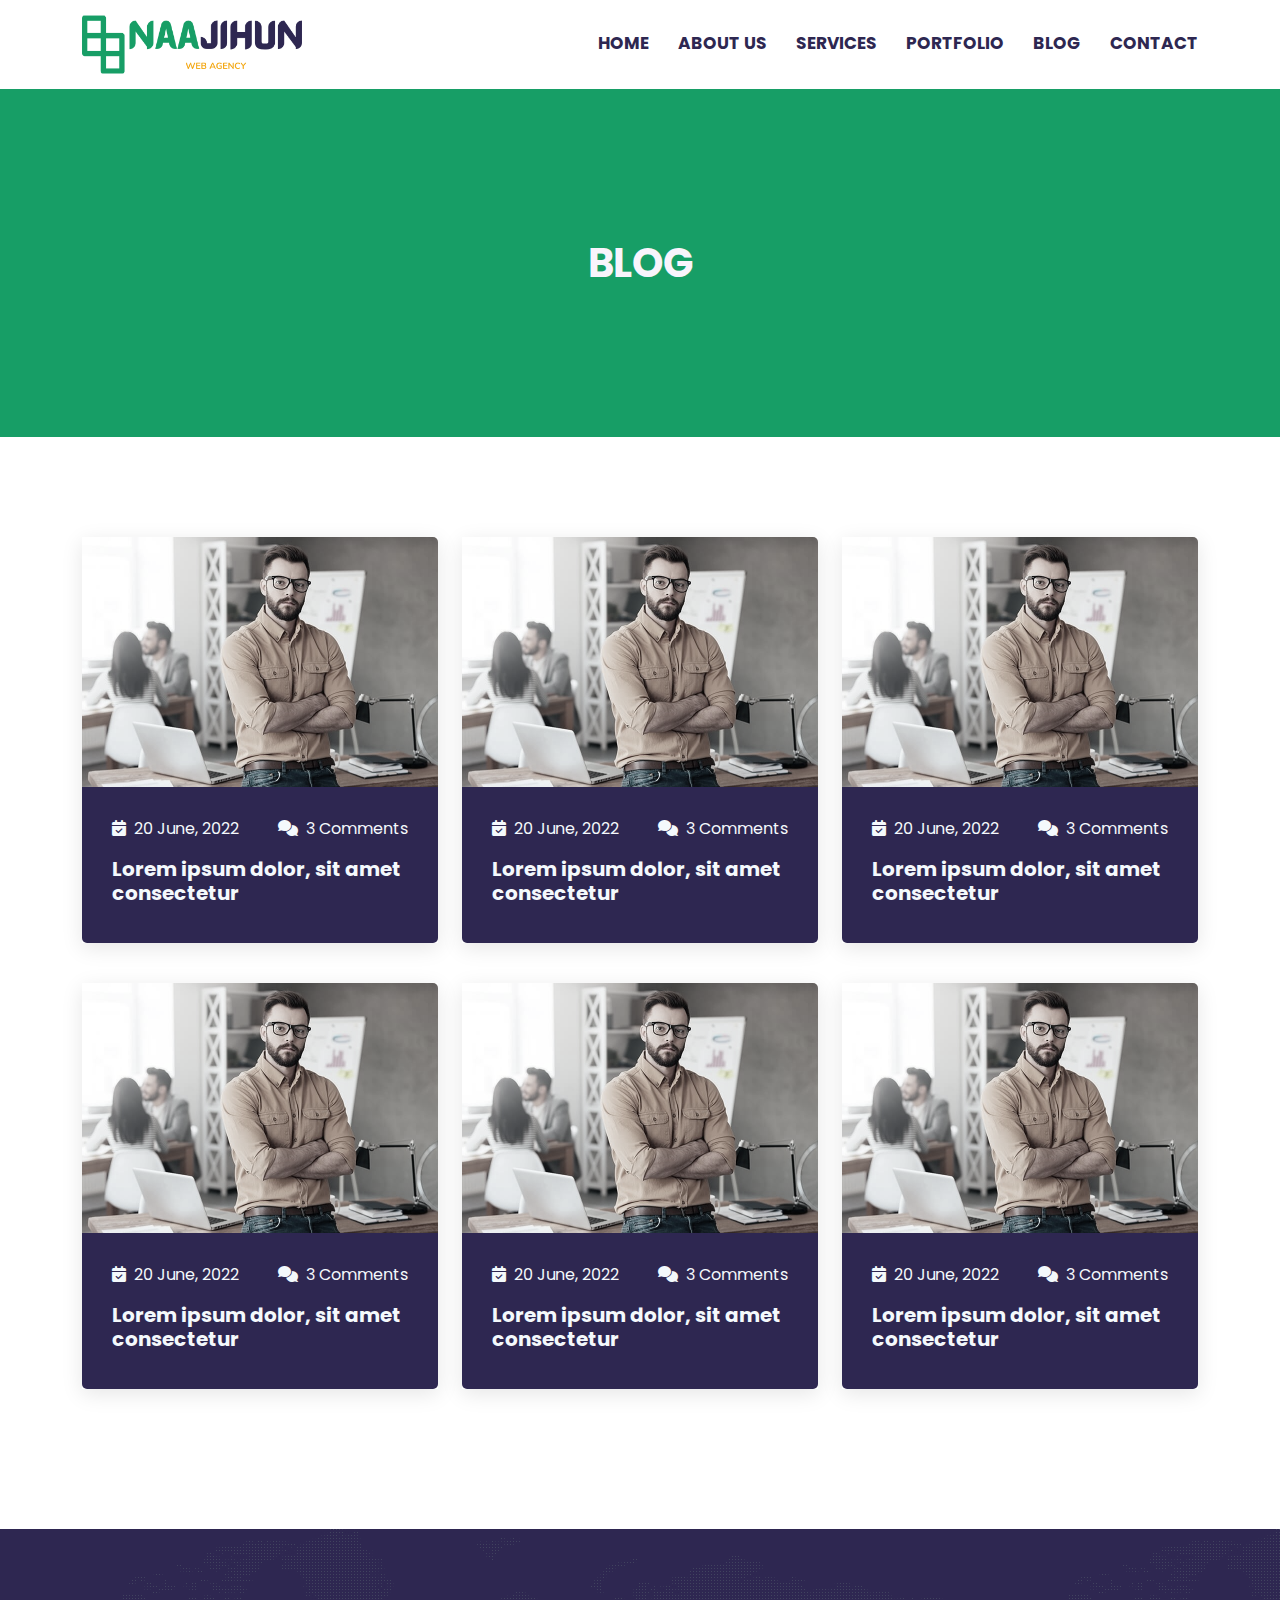
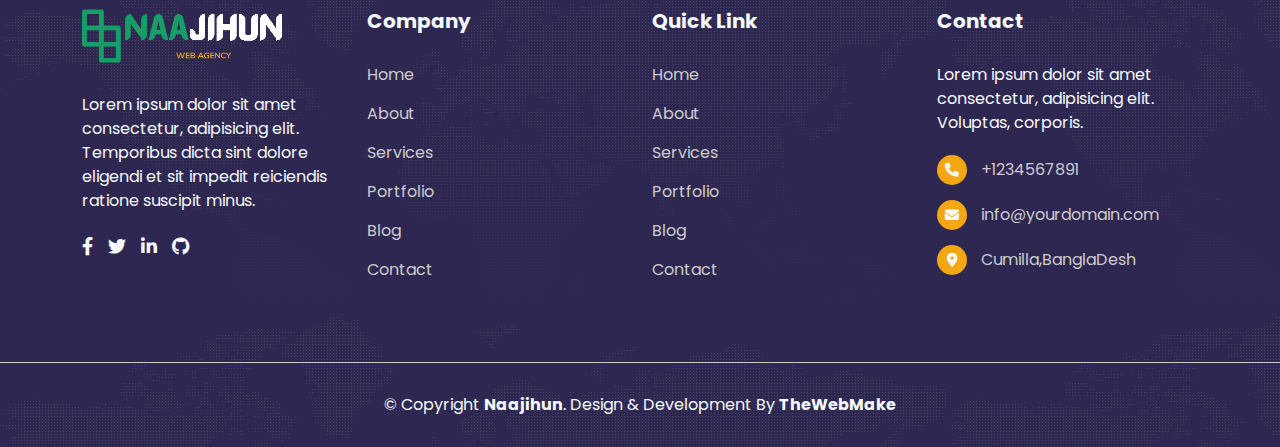
<file: markup/blog.html>
<!DOCTYPE html>
<html lang="en">

<head>
    <meta charset="UTF-8">
    <meta http-equiv="X-UA-Compatible" content="IE=edge">
    <meta name="viewport" content="width=device-width, initial-scale=1.0">
    <title>Document</title>
    <!-- All CSS -->
    <link rel="stylesheet" href="assets/css/bootstrap.min.css">
    <link rel="stylesheet" href="assets/css/all.min.css">
    <link rel="stylesheet" href="assets/css/animate.min.css">
    <link rel="stylesheet" href="assets/css/magnific-popup.css">
    <link rel="stylesheet" href="assets/css/meanmenu.css">
    <link rel="stylesheet" href="assets/css/owl.carousel.min.css">
    <link rel="stylesheet" href="assets/css/main.css">
    <link rel="stylesheet" href="assets/css/responsive.css">
</head>

<body>
    <!-- Header Area Start -->
    <header class="header-area">
        <div class="container">
            <div class="row">
                <div class="col-xl-3 col-lg-3">
                    <div class="site-logo">
                        <a href="index.html"><img src="assets/img/logo.png" alt="logo"></a>
                        <div class="mobile-menu"></div>
                    </div>
                </div>
                <div class="col-xl-9 col-lg-9">
                    <nav class="mainmenu-area text-end">
                        <ul class="mainmenu">
                            <li><a href="index.html">Home</a></li>
                            <li><a href="about.html">About us</a>
                                <ul>
                                    <li><a href="#">level 1</a></li>
                                    <li><a href="#">level 1</a>
                                        <ul>
                                            <li><a href="#">level 2</a></li>
                                            <li><a href="#">level 2</a></li>
                                            <li><a href="#">level 2</a></li>
                                        </ul>
                                    </li>
                                    <li><a href="#">level 1</a></li>
                                </ul>
                            </li>
                            <li><a href="service.html">Services</a></li>
                            <li><a href="portfolio.html">Portfolio</a></li>
                            <li><a href="blog.html">Blog</a></li>
                            <li><a href="contact.html">Contact</a></li>
                        </ul>
                    </nav>

                </div>
            </div>
        </div>
    </header>
    <!-- Header Area End -->
    <!-- Bradcumb Area Start -->
    <div class="bradcumb-area">
        <div class="container">
            <h1 class="page-title">
                Blog
            </h1>
        </div>
    </div>
    <!-- Bradcumb Area End -->
    <div class="blog-page section-padding">
        <div class="container">
            <div class="blog-wrapper">
                <div class="row">
                    <div class="col-lg-4 col-md-6 col-12">
                        <div class="single-blog">
                            <div class="blog-featured-img" style="background-image: url('assets/img/about.jpeg');">
                            </div>
                            <div class="blog-content">
                                <div class="blog-meta">
                                    <p><i class="fa-solid fa-calendar-check"></i>20 June, 2022</p>
                                    <p><i class="fa-solid fa-comments"></i>3 Comments</p>
                                </div>
                                <h3 class="blog-title">
                                    <a href="#">Lorem ipsum dolor, sit amet consectetur</a>
                                </h3>
                            </div>
                        </div>
                    </div>
                    <div class="col-lg-4 col-md-6 col-12">
                        <div class="single-blog">
                            <div class="blog-featured-img" style="background-image: url('assets/img/about.jpeg');">
                            </div>
                            <div class="blog-content">
                                <div class="blog-meta">
                                    <p><i class="fa-solid fa-calendar-check"></i>20 June, 2022</p>
                                    <p><i class="fa-solid fa-comments"></i>3 Comments</p>
                                </div>
                                <h3 class="blog-title">
                                    <a href="#">Lorem ipsum dolor, sit amet consectetur</a>
                                </h3>
                            </div>
                        </div>
                    </div>
                    <div class="col-lg-4 col-md-6 col-12">
                        <div class="single-blog">
                            <div class="blog-featured-img" style="background-image: url('assets/img/about.jpeg');">
                            </div>
                            <div class="blog-content">
                                <div class="blog-meta">
                                    <p><i class="fa-solid fa-calendar-check"></i>20 June, 2022</p>
                                    <p><i class="fa-solid fa-comments"></i>3 Comments</p>
                                </div>
                                <h3 class="blog-title">
                                    <a href="#">Lorem ipsum dolor, sit amet consectetur</a>
                                </h3>
                            </div>
                        </div>
                    </div>
                    <div class="col-lg-4 col-md-6 col-12">
                        <div class="single-blog">
                            <div class="blog-featured-img" style="background-image: url('assets/img/about.jpeg');">
                            </div>
                            <div class="blog-content">
                                <div class="blog-meta">
                                    <p><i class="fa-solid fa-calendar-check"></i>20 June, 2022</p>
                                    <p><i class="fa-solid fa-comments"></i>3 Comments</p>
                                </div>
                                <h3 class="blog-title">
                                    <a href="#">Lorem ipsum dolor, sit amet consectetur</a>
                                </h3>
                            </div>
                        </div>
                    </div>
                    <div class="col-lg-4 col-md-6 col-12">
                        <div class="single-blog">
                            <div class="blog-featured-img" style="background-image: url('assets/img/about.jpeg');">
                            </div>
                            <div class="blog-content">
                                <div class="blog-meta">
                                    <p><i class="fa-solid fa-calendar-check"></i>20 June, 2022</p>
                                    <p><i class="fa-solid fa-comments"></i>3 Comments</p>
                                </div>
                                <h3 class="blog-title">
                                    <a href="#">Lorem ipsum dolor, sit amet consectetur</a>
                                </h3>
                            </div>
                        </div>
                    </div>
                    <div class="col-lg-4 col-md-6 col-12">
                        <div class="single-blog">
                            <div class="blog-featured-img" style="background-image: url('assets/img/about.jpeg');">
                            </div>
                            <div class="blog-content">
                                <div class="blog-meta">
                                    <p><i class="fa-solid fa-calendar-check"></i>20 June, 2022</p>
                                    <p><i class="fa-solid fa-comments"></i>3 Comments</p>
                                </div>
                                <h3 class="blog-title">
                                    <a href="#">Lorem ipsum dolor, sit amet consectetur</a>
                                </h3>
                            </div>
                        </div>
                    </div>
                </div>
            </div>
        </div>
    </div>

    <!-- Footer Area Start -->
    <footer class="footer-area" style="background-image: url('assets/img/map.png');">
        <div class="footer-top">
            <div class="container">
                <div class="row">
                    <div class="col-lg-3 col-md-6 col-12">
                        <div class="single-footer-widget">
                            <div class="about-widget">
                                <img src="assets/img/logo-w.png" alt="">
                                <p>Lorem ipsum dolor sit amet consectetur, adipisicing elit. Temporibus dicta sint
                                    dolore eligendi et sit impedit reiciendis ratione suscipit minus.</p>
                                <div class="footer-social">
                                    <a href="#"><i class="fa-brands fa-facebook-f"></i></a>
                                    <a href="#"><i class="fa-brands fa-twitter"></i></a>
                                    <a href="#"><i class="fa-brands fa-linkedin-in"></i></a>
                                    <a href="#"><i class="fa-brands fa-github"></i></a>
                                </div>
                            </div>
                        </div>
                    </div>
                    <div class="col-lg-3 col-md-6 col-12">
                        <div class="single-footer-widget">
                            <h3 class="widget-title">
                                Company
                            </h3>
                            <ul>
                                <li><a href="">Home</a></li>
                                <li><a href="">about</a></li>
                                <li><a href="">services</a></li>
                                <li><a href="">portfolio</a></li>
                                <li><a href="">blog</a></li>
                                <li><a href="">Contact</a></li>
                            </ul>
                        </div>
                    </div>
                    <div class="col-lg-3 col-md-6 col-12">
                        <div class="single-footer-widget">
                            <h3 class="widget-title">
                                Quick link
                            </h3>
                            <ul>
                                <li><a href="">Home</a></li>
                                <li><a href="">about</a></li>
                                <li><a href="">services</a></li>
                                <li><a href="">portfolio</a></li>
                                <li><a href="">blog</a></li>
                                <li><a href="">Contact</a></li>
                            </ul>
                        </div>
                    </div>
                    <div class="col-lg-3 col-md-6 col-12">
                        <div class="single-footer-widget">
                            <h3 class="widget-title">
                                Contact
                            </h3>
                            <div class="contact-widget">
                                <p>Lorem ipsum dolor sit amet consectetur, adipisicing elit. Voluptas, corporis.</p>
                                <ul class="contact-info">
                                    <li><i class="fa-solid fa-phone"></i> +1234567891</li>
                                    <li><i class="fa-solid fa-envelope"></i> info@yourdomain.com</li>
                                    <li><i class="fa-solid fa-location-dot"></i> Cumilla,BanglaDesh</li>
                                </ul>
                            </div>
                        </div>
                    </div>
                </div>
            </div>
        </div>
        <div class="footer-bottom">
            <div class="container">
                <div class="copyright-content text-center">
                    <p>© Copyright <a href="#">Naajihun</a>. Design &amp; Development By <a target="_blank"
                            href="#">TheWebMake</a></p>
                </div>
            </div>
        </div>
    </footer>
    <!-- Footer Area End -->

    <!-- All Script -->
    <script src="assets/js/jquery-3.6.0.min.js"></script>
    <script src="assets/js/bootstrap.bundle.min.js"></script>
    <script src="assets/js/isotope.pkgd.min.js"></script>
    <script src="assets/js/jquery.magnific-popup.min.js"></script>
    <script src="assets/js/jquery.meanmenu.min.js"></script>
    <script src="assets/js/owl.carousel.min.js"></script>
    <script src="assets/js/scripts.js"></script>
</body>

</html>
</file>
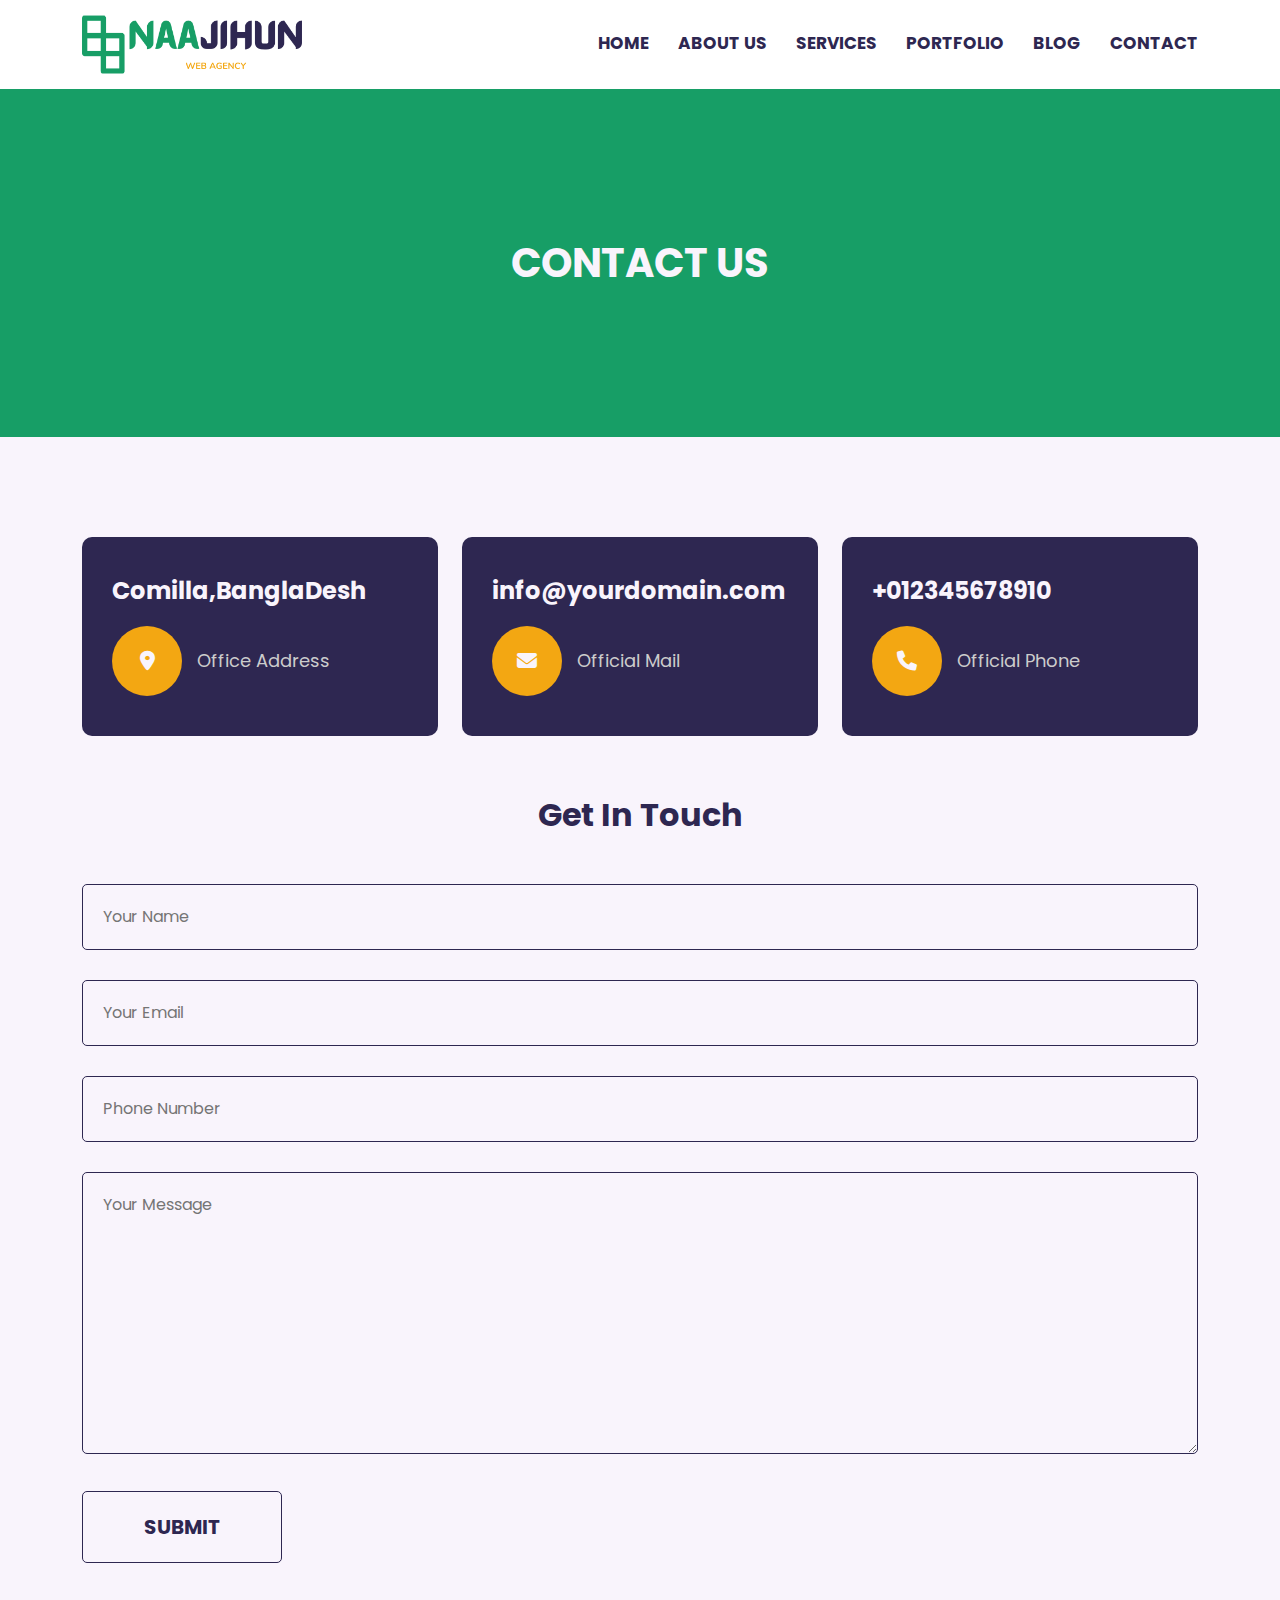
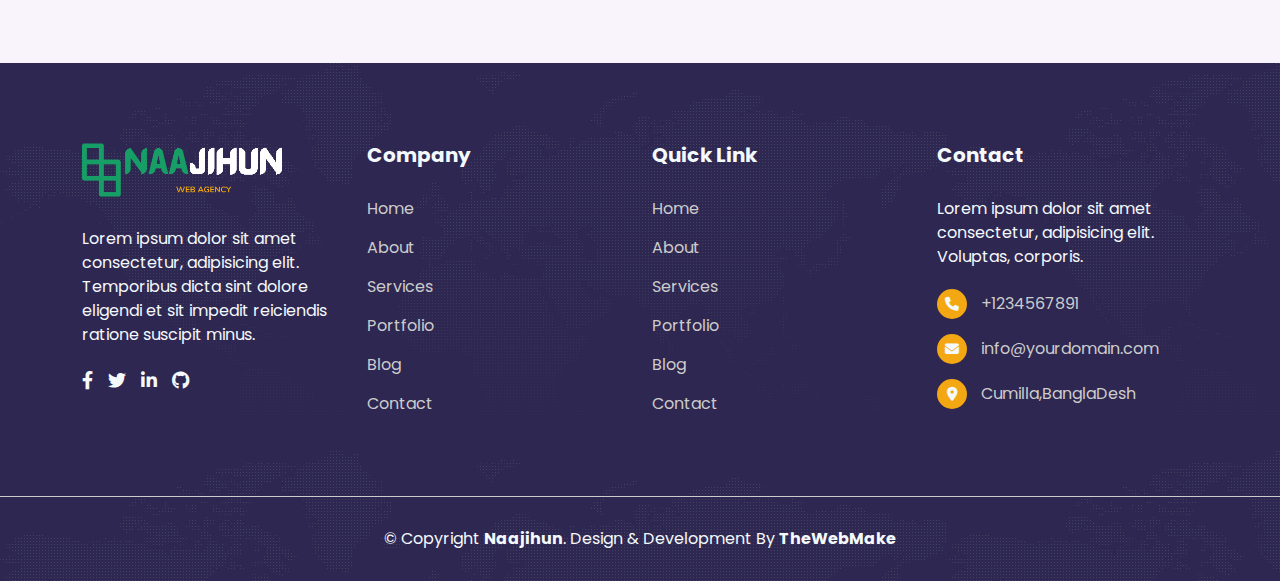
<file: markup/contact.html>
<!DOCTYPE html>
<html lang="en">

<head>
    <meta charset="UTF-8">
    <meta http-equiv="X-UA-Compatible" content="IE=edge">
    <meta name="viewport" content="width=device-width, initial-scale=1.0">
    <title>Document</title>
    <!-- All CSS -->
    <link rel="stylesheet" href="assets/css/bootstrap.min.css">
    <link rel="stylesheet" href="assets/css/all.min.css">
    <link rel="stylesheet" href="assets/css/animate.min.css">
    <link rel="stylesheet" href="assets/css/magnific-popup.css">
    <link rel="stylesheet" href="assets/css/meanmenu.css">
    <link rel="stylesheet" href="assets/css/owl.carousel.min.css">
    <link rel="stylesheet" href="assets/css/main.css">
    <link rel="stylesheet" href="assets/css/responsive.css">
</head>

<body>
    <!-- Header Area Start -->
    <header class="header-area">
        <div class="container">
            <div class="row">
                <div class="col-xl-3 col-lg-3">
                    <div class="site-logo">
                        <a href="index.html"><img src="assets/img/logo.png" alt="logo"></a>
                        <div class="mobile-menu"></div>
                    </div>
                </div>
                <div class="col-xl-9 col-lg-9">
                    <nav class="mainmenu-area text-end">
                        <ul class="mainmenu">
                            <li><a href="index.html">Home</a></li>
                            <li><a href="about.html">About us</a>
                                <ul>
                                    <li><a href="#">level 1</a></li>
                                    <li><a href="#">level 1</a>
                                        <ul>
                                            <li><a href="#">level 2</a></li>
                                            <li><a href="#">level 2</a></li>
                                            <li><a href="#">level 2</a></li>
                                        </ul>
                                    </li>
                                    <li><a href="#">level 1</a></li>
                                </ul>
                            </li>
                            <li><a href="service.html">Services</a></li>
                            <li><a href="portfolio.html">Portfolio</a></li>
                            <li><a href="blog.html">Blog</a></li>
                            <li><a href="contact.html">Contact</a></li>
                        </ul>
                    </nav>

                </div>
            </div>
        </div>
    </header>
    <!-- Header Area End -->
    <!-- Bradcumb Area Start -->
    <div class="bradcumb-area">
        <div class="container">
            <h1 class="page-title">
                Contact us
            </h1>
        </div>
    </div>
    <!-- Bradcumb Area End -->
    <!-- Contact Area Start -->
    <section class="contact-area section-padding">
        <div class="container">
            <div class="row">
                <div class="col-lg-4 col-12">
                    <div class="Contact-info-item">
                        <h2>Comilla,BanglaDesh</h2>
                        <div class="contact-info-wrap">
                            <div class="contact-info-icon"><i class="fa-solid fa-location-dot"></i></div>
                            <div class="contact-info-text"><span>Office Address</span></div>
                        </div>
                    </div>
                </div>
                <div class="col-lg-4 col-12">
                    <div class="Contact-info-item">
                        <h2>info@yourdomain.com</h2>
                        <div class="contact-info-wrap">
                            <div class="contact-info-icon"><i class="fa-solid fa-envelope"></i></div>
                            <div class="contact-info-text"><span>Official Mail</span></div>
                        </div>
                    </div>
                </div>
                <div class="col-lg-4 col-12">
                    <div class="Contact-info-item">
                        <h2>+012345678910</h2>
                        <div class="contact-info-wrap">
                            <div class="contact-info-icon"><i class="fa-solid fa-phone"></i></div>
                            <div class="contact-info-text"><span>Official Phone</span></div>
                        </div>
                    </div>
                </div>
            </div>
        </div>
        <!-- form -->
        <div class="container">
            <div class="row">
                <div class="col-lg-12">
                    <h1 class="contact-title">Get In Touch</h1>
                    <div class="contact-form-container">
                        <div class="single-form">
                            <input type="text" name="name" id="name" placeholder="Your Name">
                        </div>
                        <div class="single-form">
                            <input type="email" name="email" id="email" placeholder="Your Email">
                        </div>
                        <div class="single-form">
                            <input type="number" name="phone" id="phone" placeholder="Phone Number">
                        </div>
                        <div class="single-form">
                            <textarea placeholder="Your Message" name="message" id="" cols="30" rows="10"></textarea>
                        </div>
                        <div class="single-form">
                            <input class="sub-button" type="button" value="Submit">
                        </div>
                    </div>
                </div>
            </div>
        </div>
    </section>
    <!-- Contact Area End -->
    <!-- Footer Area Start -->
    <footer class="footer-area" style="background-image: url('assets/img/map.png');">
        <div class="footer-top">
            <div class="container">
                <div class="row">
                    <div class="col-lg-3 col-md-6 col-12">
                        <div class="single-footer-widget">
                            <div class="about-widget">
                                <img src="assets/img/logo-w.png" alt="">
                                <p>Lorem ipsum dolor sit amet consectetur, adipisicing elit. Temporibus dicta sint
                                    dolore eligendi et sit impedit reiciendis ratione suscipit minus.</p>
                                <div class="footer-social">
                                    <a href="#"><i class="fa-brands fa-facebook-f"></i></a>
                                    <a href="#"><i class="fa-brands fa-twitter"></i></a>
                                    <a href="#"><i class="fa-brands fa-linkedin-in"></i></a>
                                    <a href="#"><i class="fa-brands fa-github"></i></a>
                                </div>
                            </div>
                        </div>
                    </div>
                    <div class="col-lg-3 col-md-6 col-12">
                        <div class="single-footer-widget">
                            <h3 class="widget-title">
                                Company
                            </h3>
                            <ul>
                                <li><a href="">Home</a></li>
                                <li><a href="">about</a></li>
                                <li><a href="">services</a></li>
                                <li><a href="">portfolio</a></li>
                                <li><a href="">blog</a></li>
                                <li><a href="">Contact</a></li>
                            </ul>
                        </div>
                    </div>
                    <div class="col-lg-3 col-md-6 col-12">
                        <div class="single-footer-widget">
                            <h3 class="widget-title">
                                Quick link
                            </h3>
                            <ul>
                                <li><a href="">Home</a></li>
                                <li><a href="">about</a></li>
                                <li><a href="">services</a></li>
                                <li><a href="">portfolio</a></li>
                                <li><a href="">blog</a></li>
                                <li><a href="">Contact</a></li>
                            </ul>
                        </div>
                    </div>
                    <div class="col-lg-3 col-md-6 col-12">
                        <div class="single-footer-widget">
                            <h3 class="widget-title">
                                Contact
                            </h3>
                            <div class="contact-widget">
                                <p>Lorem ipsum dolor sit amet consectetur, adipisicing elit. Voluptas, corporis.</p>
                                <ul class="contact-info">
                                    <li><i class="fa-solid fa-phone"></i> +1234567891</li>
                                    <li><i class="fa-solid fa-envelope"></i> info@yourdomain.com</li>
                                    <li><i class="fa-solid fa-location-dot"></i> Cumilla,BanglaDesh</li>
                                </ul>
                            </div>
                        </div>
                    </div>
                </div>
            </div>
        </div>
        <div class="footer-bottom">
            <div class="container">
                <div class="copyright-content text-center">
                    <p>© Copyright <a href="#">Naajihun</a>. Design &amp; Development By <a target="_blank"
                            href="#">TheWebMake</a></p>
                </div>
            </div>
        </div>
    </footer>
    <!-- Footer Area End -->

    <!-- All Script -->
    <script src="assets/js/jquery-3.6.0.min.js"></script>
    <script src="assets/js/bootstrap.bundle.min.js"></script>
    <script src="assets/js/isotope.pkgd.min.js"></script>
    <script src="assets/js/jquery.magnific-popup.min.js"></script>
    <script src="assets/js/jquery.meanmenu.min.js"></script>
    <script src="assets/js/owl.carousel.min.js"></script>
    <script src="assets/js/scripts.js"></script>
</body>

</html>
</file>
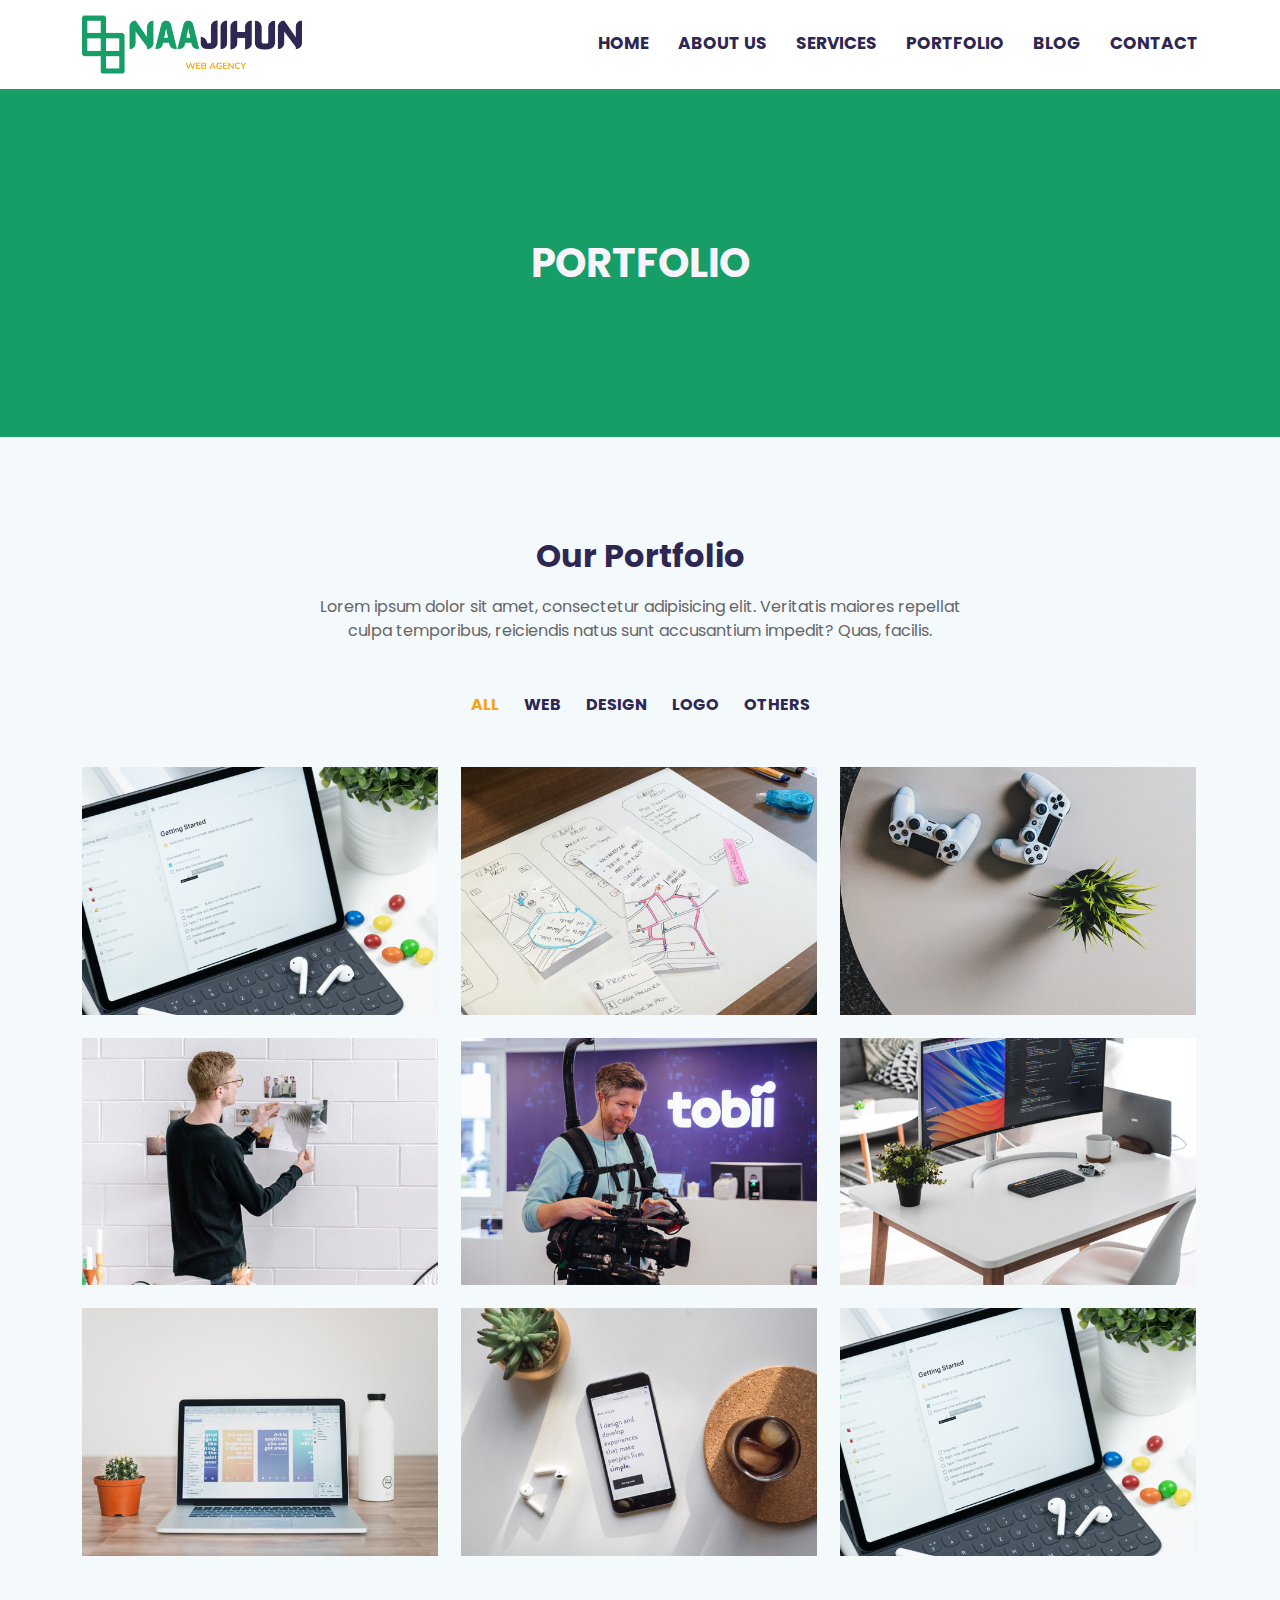
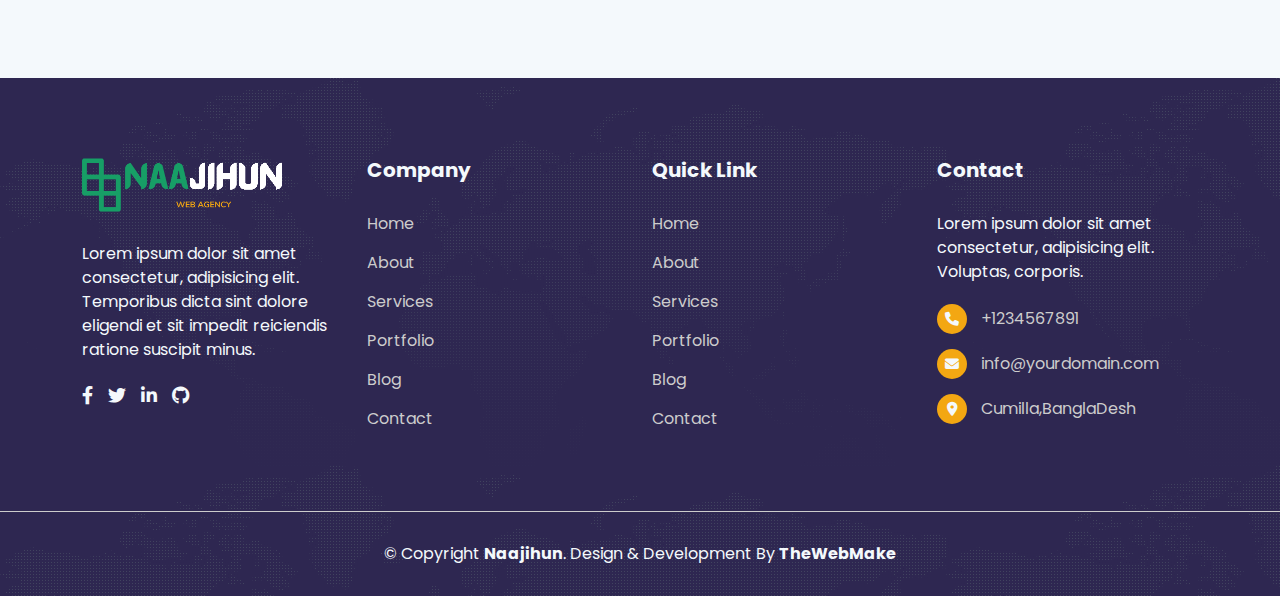
<file: markup/portfolio.html>
<!DOCTYPE html>
<html lang="en">

<head>
    <meta charset="UTF-8">
    <meta http-equiv="X-UA-Compatible" content="IE=edge">
    <meta name="viewport" content="width=device-width, initial-scale=1.0">
    <title>Portfolio</title>
    <!-- All CSS -->
    <link rel="stylesheet" href="assets/css/bootstrap.min.css">
    <link rel="stylesheet" href="assets/css/all.min.css">
    <link rel="stylesheet" href="assets/css/animate.min.css">
    <link rel="stylesheet" href="assets/css/magnific-popup.css">
    <link rel="stylesheet" href="assets/css/meanmenu.css">
    <link rel="stylesheet" href="assets/css/owl.carousel.min.css">
    <link rel="stylesheet" href="assets/css/main.css">
    <link rel="stylesheet" href="assets/css/responsive.css">
</head>

<body>
    <!-- Header Area Start -->
    <header class="header-area">
        <div class="container">
            <div class="row">
                <div class="col-xl-3 col-lg-3">
                    <div class="site-logo">
                        <a href="index.html"><img src="assets/img/logo.png" alt="logo"></a>
                        <div class="mobile-menu"></div>
                    </div>
                </div>
                <div class="col-xl-9 col-lg-9">
                    <nav class="mainmenu-area text-end">
                        <ul class="mainmenu">
                            <li><a href="index.html">Home</a></li>
                            <li><a href="about.html">About us</a>
                                <ul>
                                    <li><a href="#">level 1</a></li>
                                    <li><a href="#">level 1</a>
                                        <ul>
                                            <li><a href="#">level 2</a></li>
                                            <li><a href="#">level 2</a></li>
                                            <li><a href="#">level 2</a></li>
                                        </ul>
                                    </li>
                                    <li><a href="#">level 1</a></li>
                                </ul>
                            </li>
                            <li><a href="service.html">Services</a></li>
                            <li><a href="portfolio.html">Portfolio</a></li>
                            <li><a href="blog.html">Blog</a></li>
                            <li><a href="contact.html">Contact</a></li>
                        </ul>
                    </nav>

                </div>
            </div>
        </div>
    </header>
    <!-- Header Area End -->
    <!-- Bradcumb Area Start -->
    <div class="bradcumb-area">
        <div class="container">
            <h1 class="page-title">
                Portfolio
            </h1>
        </div>
    </div>
    <!-- Bradcumb Area End -->
    <!-- Portfolio Area Start -->
    <section class="portfolio-area section-padding">
        <div class="container">
            <div class="section-title text-center">
                <h2>Our Portfolio</h2>
                <p>Lorem ipsum dolor sit amet, consectetur adipisicing elit. Veritatis maiores repellat culpa
                    temporibus, reiciendis natus sunt accusantium impedit? Quas, facilis.</p>
            </div>

            <div class="portfolio-menu">
                <ul>
                    <li class="active" data-filter="*">All</li>
                    <li data-filter=".cat1">Web</li>
                    <li data-filter=".cat2">Design</li>
                    <li data-filter=".cat3">Logo</li>
                    <li data-filter=".cat4">Others</li>
                </ul>
            </div>
            <div class="portfolio-wrapper">
                <div class="portfolio-single-item cat1 cat2 cat4">
                    <a href="assets/img/portfolio/portfolio-1.jpg" class="portfolio-image popup-gallery"
                        title="Naajihun Product">
                        <img src="assets/img/portfolio/portfolio-1.jpg" alt="">
                        <div class="portfolio-hover-title">
                            <div class="portfolio-content">
                                <h6>Naajihun Product</h6>
                                <div class="portfolio-category">
                                    <span>Best Quality</span>
                                </div>
                            </div>
                        </div>
                    </a>
                </div>
                <div class="portfolio-single-item cat2 cat3 cat4">
                    <a href="assets/img/portfolio/portfolio-2.jpg" class="portfolio-image popup-gallery"
                        title="Naajihun Product">
                        <img src="assets/img/portfolio/portfolio-2.jpg" alt="">
                        <div class="portfolio-hover-title">
                            <div class="portfolio-content">
                                <h6>Naajihun Product</h6>
                                <div class="portfolio-category">
                                    <span>Best Quality</span>
                                </div>
                            </div>
                        </div>
                    </a>
                </div>
                <div class="portfolio-single-item cat3 cat2 cat4">
                    <a href="assets/img/portfolio/portfolio-3.jpg" class="portfolio-image popup-gallery"
                        title="Naajihun Product">
                        <img src="assets/img/portfolio/portfolio-3.jpg" alt="">
                        <div class="portfolio-hover-title">
                            <div class="portfolio-content">
                                <h6>Naajihun Product</h6>
                                <div class="portfolio-category">
                                    <span>Best Quality</span>
                                </div>
                            </div>
                        </div>
                    </a>
                </div>
                <div class="portfolio-single-item cat4 cat1 cat2">
                    <a href="assets/img/portfolio/portfolio-4.jpg" class="portfolio-image popup-gallery"
                        title="Naajihun Product">
                        <img src="assets/img/portfolio/portfolio-4.jpg" alt="">
                        <div class="portfolio-hover-title">
                            <div class="portfolio-content">
                                <h6>Naajihun Product</h6>
                                <div class="portfolio-category">
                                    <span>Best Quality</span>
                                </div>
                            </div>
                        </div>
                    </a>
                </div>
                <div class="portfolio-single-item cat4 cat3 cat2">
                    <a href="assets/img/portfolio/portfolio-5.jpg" class="portfolio-image popup-gallery"
                        title="Naajihun Product">
                        <img src="assets/img/portfolio/portfolio-5.jpg" alt="">
                        <div class="portfolio-hover-title">
                            <div class="portfolio-content">
                                <h6>Naajihun Product</h6>
                                <div class="portfolio-category">
                                    <span>Best Quality</span>
                                </div>
                            </div>
                        </div>
                    </a>
                </div>
                <div class="portfolio-single-item cat4 cat2 cat1">
                    <a href="assets/img/portfolio/portfolio-6.jpg" class="portfolio-image popup-gallery"
                        title="Naajihun Product">
                        <img src="assets/img/portfolio/portfolio-6.jpg" alt="">
                        <div class="portfolio-hover-title">
                            <div class="portfolio-content">
                                <h6>Naajihun Product</h6>
                                <div class="portfolio-category">
                                    <span>Best Quality</span>
                                </div>
                            </div>
                        </div>
                    </a>
                </div>
                <div class="portfolio-single-item cat3 cat4">
                    <a href="assets/img/portfolio/portfolio-7.jpg" class="portfolio-image popup-gallery"
                        title="Naajihun Product">
                        <img src="assets/img/portfolio/portfolio-7.jpg" alt="">
                        <div class="portfolio-hover-title">
                            <div class="portfolio-content">
                                <h6>Naajihun Product</h6>
                                <div class="portfolio-category">
                                    <span>Best Quality</span>
                                </div>
                            </div>
                        </div>
                    </a>
                </div>
                <div class="portfolio-single-item cat2 cat1">
                    <a href="assets/img/portfolio/portfolio-8.jpg" class="portfolio-image popup-gallery"
                        title="Naajihun Product">
                        <img src="assets/img/portfolio/portfolio-8.jpg" alt="">
                        <div class="portfolio-hover-title">
                            <div class="portfolio-content">
                                <h6>Naajihun Product</h6>
                                <div class="portfolio-category">
                                    <span>Best Quality</span>
                                </div>
                            </div>
                        </div>
                    </a>
                </div>
                <div class="portfolio-single-item cat3">
                    <a href="assets/img/portfolio/portfolio-1.jpg" class="portfolio-image popup-gallery"
                        title="Naajihun Product">
                        <img src="assets/img/portfolio/portfolio-1.jpg" alt="">
                        <div class="portfolio-hover-title">
                            <div class="portfolio-content">
                                <h6>Naajihun Product</h6>
                                <div class="portfolio-category">
                                    <span>Best Quality</span>
                                </div>
                            </div>
                        </div>
                    </a>
                </div>
            </div>
        </div>
    </section>
    <!-- Portfolio Area End -->

    <!-- Footer Area Start -->
    <footer class="footer-area" style="background-image: url('assets/img/map.png');">
        <div class="footer-top">
            <div class="container">
                <div class="row">
                    <div class="col-lg-3 col-md-6 col-12">
                        <div class="single-footer-widget">
                            <div class="about-widget">
                                <img src="assets/img/logo-w.png" alt="">
                                <p>Lorem ipsum dolor sit amet consectetur, adipisicing elit. Temporibus dicta sint
                                    dolore eligendi et sit impedit reiciendis ratione suscipit minus.</p>
                                <div class="footer-social">
                                    <a href="#"><i class="fa-brands fa-facebook-f"></i></a>
                                    <a href="#"><i class="fa-brands fa-twitter"></i></a>
                                    <a href="#"><i class="fa-brands fa-linkedin-in"></i></a>
                                    <a href="#"><i class="fa-brands fa-github"></i></a>
                                </div>
                            </div>
                        </div>
                    </div>
                    <div class="col-lg-3 col-md-6 col-12">
                        <div class="single-footer-widget">
                            <h3 class="widget-title">
                                Company
                            </h3>
                            <ul>
                                <li><a href="">Home</a></li>
                                <li><a href="">about</a></li>
                                <li><a href="">services</a></li>
                                <li><a href="">portfolio</a></li>
                                <li><a href="">blog</a></li>
                                <li><a href="">Contact</a></li>
                            </ul>
                        </div>
                    </div>
                    <div class="col-lg-3 col-md-6 col-12">
                        <div class="single-footer-widget">
                            <h3 class="widget-title">
                                Quick link
                            </h3>
                            <ul>
                                <li><a href="">Home</a></li>
                                <li><a href="">about</a></li>
                                <li><a href="">services</a></li>
                                <li><a href="">portfolio</a></li>
                                <li><a href="">blog</a></li>
                                <li><a href="">Contact</a></li>
                            </ul>
                        </div>
                    </div>
                    <div class="col-lg-3 col-md-6 col-12">
                        <div class="single-footer-widget">
                            <h3 class="widget-title">
                                Contact
                            </h3>
                            <div class="contact-widget">
                                <p>Lorem ipsum dolor sit amet consectetur, adipisicing elit. Voluptas, corporis.</p>
                                <ul class="contact-info">
                                    <li><i class="fa-solid fa-phone"></i> +1234567891</li>
                                    <li><i class="fa-solid fa-envelope"></i> info@yourdomain.com</li>
                                    <li><i class="fa-solid fa-location-dot"></i> Cumilla,BanglaDesh</li>
                                </ul>
                            </div>
                        </div>
                    </div>
                </div>
            </div>
        </div>
        <div class="footer-bottom">
            <div class="container">
                <div class="copyright-content text-center">
                    <p>© Copyright <a href="#">Naajihun</a>. Design &amp; Development By <a target="_blank"
                            href="#">TheWebMake</a></p>
                </div>
            </div>
        </div>
    </footer>
    <!-- Footer Area End -->

    <!-- All Script -->
    <script src="assets/js/jquery-3.6.0.min.js"></script>
    <script src="assets/js/bootstrap.bundle.min.js"></script>
    <script src="assets/js/isotope.pkgd.min.js"></script>
    <script src="assets/js/jquery.magnific-popup.min.js"></script>
    <script src="assets/js/jquery.meanmenu.min.js"></script>
    <script src="assets/js/owl.carousel.min.js"></script>
    <script src="assets/js/scripts.js"></script>
</body>

</html>
</file>
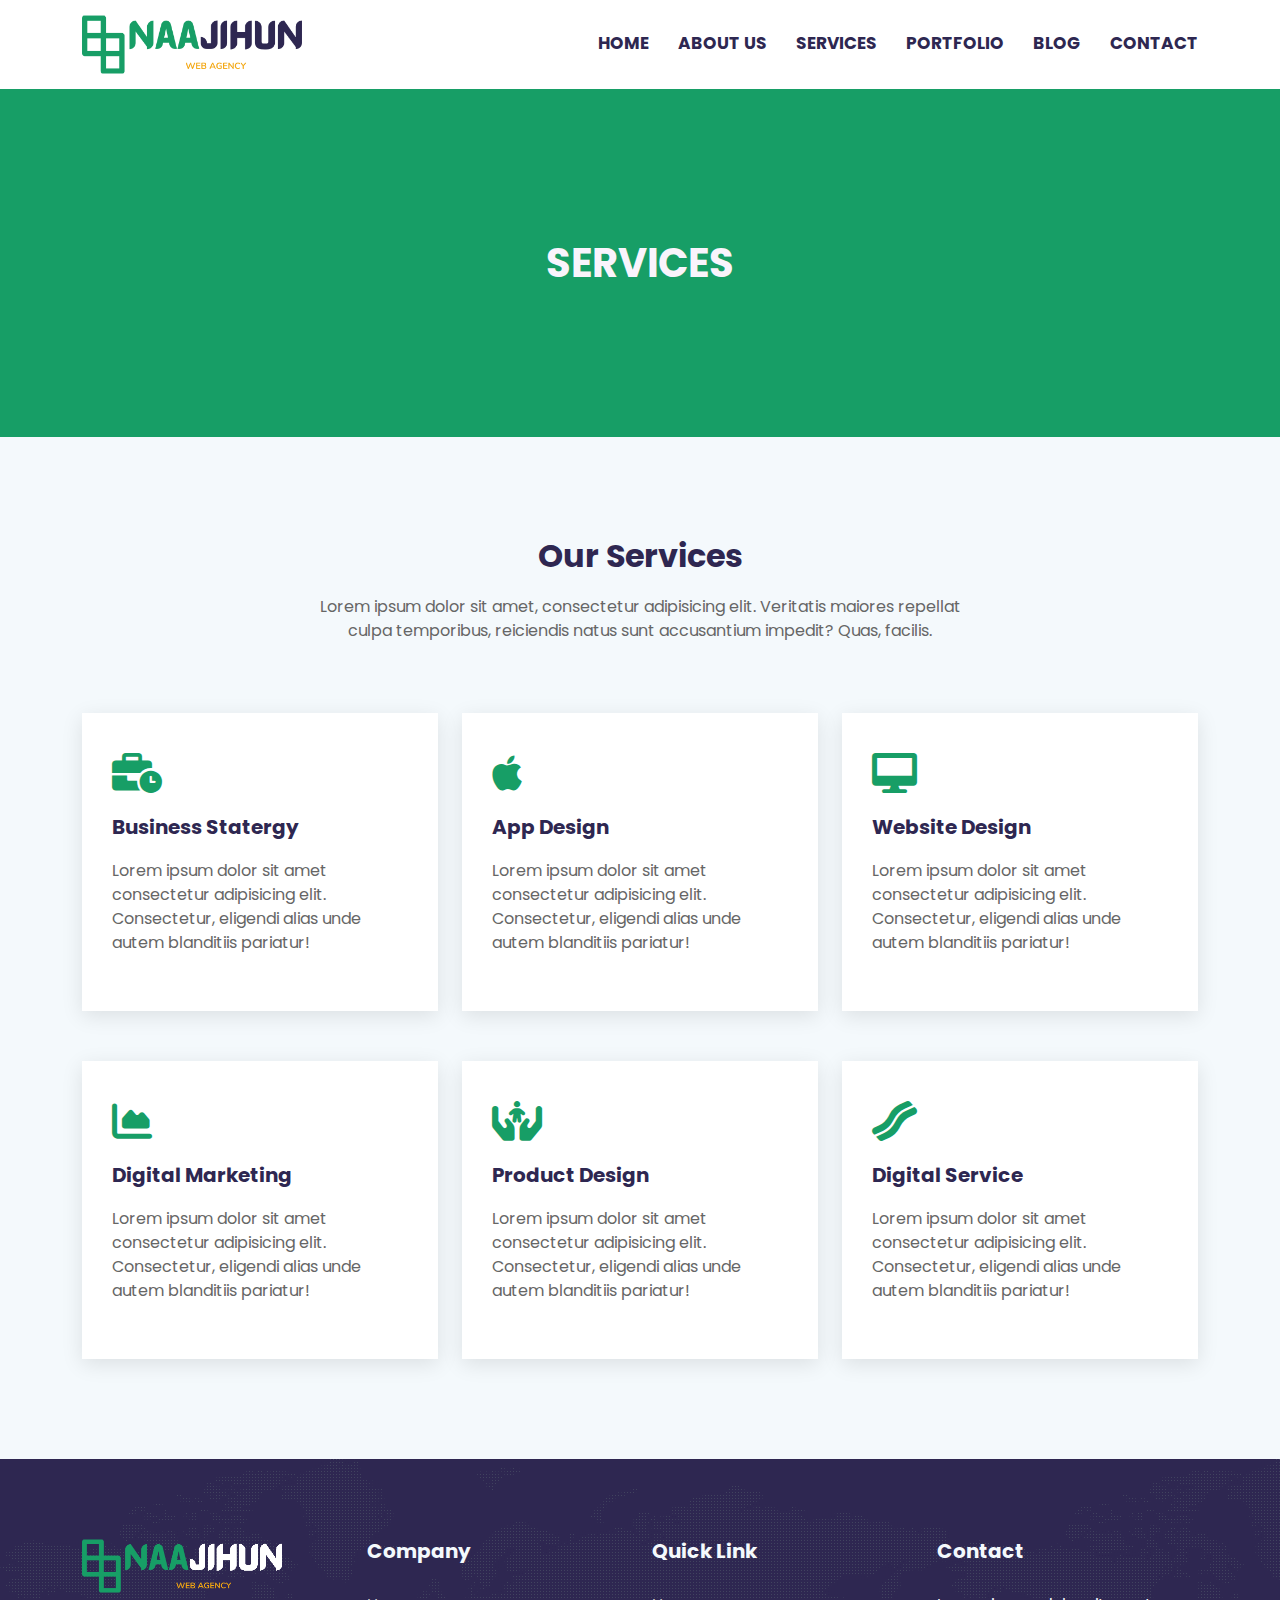
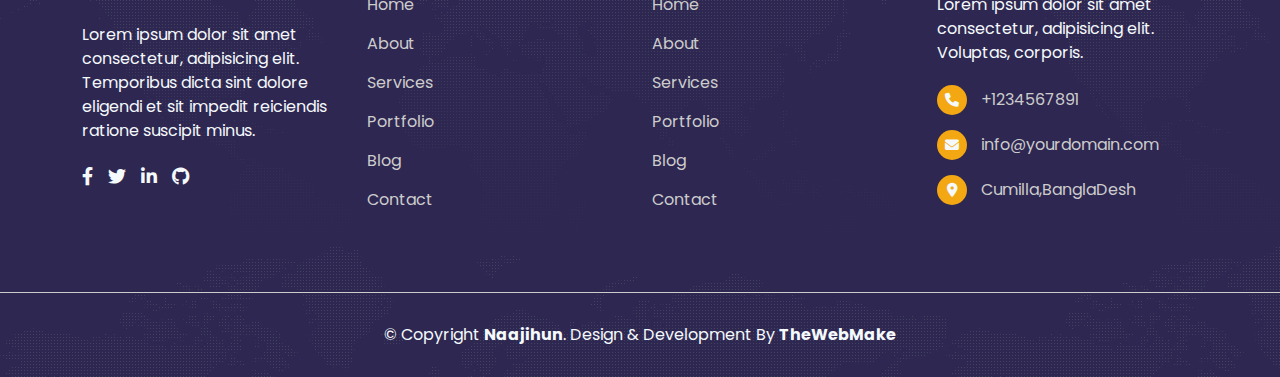
<file: markup/service.html>
<!DOCTYPE html>
<html lang="en">

<head>
    <meta charset="UTF-8">
    <meta http-equiv="X-UA-Compatible" content="IE=edge">
    <meta name="viewport" content="width=device-width, initial-scale=1.0">
    <title>Document</title>
    <!-- All CSS -->
    <link rel="stylesheet" href="assets/css/bootstrap.min.css">
    <link rel="stylesheet" href="assets/css/all.min.css">
    <link rel="stylesheet" href="assets/css/animate.min.css">
    <link rel="stylesheet" href="assets/css/magnific-popup.css">
    <link rel="stylesheet" href="assets/css/meanmenu.css">
    <link rel="stylesheet" href="assets/css/owl.carousel.min.css">
    <link rel="stylesheet" href="assets/css/main.css">
    <link rel="stylesheet" href="assets/css/responsive.css">
</head>

<body>
    <!-- Header Area Start -->
    <header class="header-area">
        <div class="container">
            <div class="row">
                <div class="col-xl-3 col-lg-3">
                    <div class="site-logo">
                        <a href="index.html"><img src="assets/img/logo.png" alt="logo"></a>
                        <div class="mobile-menu"></div>
                    </div>
                </div>
                <div class="col-xl-9 col-lg-9">
                    <nav class="mainmenu-area text-end">
                        <ul class="mainmenu">
                            <li><a href="index.html">Home</a></li>
                            <li><a href="about.html">About us</a>
                                <ul>
                                    <li><a href="#">level 1</a></li>
                                    <li><a href="#">level 1</a>
                                        <ul>
                                            <li><a href="#">level 2</a></li>
                                            <li><a href="#">level 2</a></li>
                                            <li><a href="#">level 2</a></li>
                                        </ul>
                                    </li>
                                    <li><a href="#">level 1</a></li>
                                </ul>
                            </li>
                            <li><a href="service.html">Services</a></li>
                            <li><a href="portfolio.html">Portfolio</a></li>
                            <li><a href="blog.html">Blog</a></li>
                            <li><a href="contact.html">Contact</a></li>
                        </ul>
                    </nav>

                </div>
            </div>
        </div>
    </header>
    <!-- Header Area End -->
    <!-- Bradcumb Area Start -->
    <div class="bradcumb-area">
        <div class="container">
            <h1 class="page-title">
                Services
            </h1>
        </div>
    </div>
    <!-- Bradcumb Area End -->

    <!-- Services Area Start -->
    <section class="our-services-area section-padding">
        <div class="container">
            <div class="section-title text-center">
                <h2>Our Services</h2>
                <p>Lorem ipsum dolor sit amet, consectetur adipisicing elit. Veritatis maiores repellat culpa
                    temporibus, reiciendis natus sunt accusantium impedit? Quas, facilis.</p>
            </div>

            <div class="row service-gap">
                <div class="col-lg-4 col-md-6 col-12">
                    <div class="single-service">
                        <div class="services-icon">
                            <i class="fa-solid fa-business-time"></i>
                        </div>
                        <h4 class="services-title">
                            Business Statergy
                        </h4>
                        <p class="services-info">Lorem ipsum dolor sit amet consectetur adipisicing elit. Consectetur,
                            eligendi alias unde autem blanditiis pariatur!</p>

                    </div>
                </div>
                <div class="col-lg-4 col-md-6 col-12">
                    <div class="single-service">
                        <div class="services-icon">
                            <i class="fa-brands fa-apple"></i>
                        </div>
                        <h4 class="services-title">
                            App Design
                        </h4>
                        <p class="services-info">Lorem ipsum dolor sit amet consectetur adipisicing elit. Consectetur,
                            eligendi alias unde autem blanditiis pariatur!</p>

                    </div>
                </div>
                <div class="col-lg-4 col-md-6 col-12">
                    <div class="single-service">
                        <div class="services-icon">
                            <i class="fa-solid fa-desktop"></i>
                        </div>
                        <h4 class="services-title">
                            Website Design
                        </h4>
                        <p class="services-info">Lorem ipsum dolor sit amet consectetur adipisicing elit. Consectetur,
                            eligendi alias unde autem blanditiis pariatur!</p>

                    </div>
                </div>
                <div class="col-lg-4 col-md-6 col-12">
                    <div class="single-service">
                        <div class="services-icon">
                            <i class="fa-solid fa-chart-area"></i>
                        </div>
                        <h4 class="services-title">
                            Digital Marketing
                        </h4>
                        <p class="services-info">Lorem ipsum dolor sit amet consectetur adipisicing elit. Consectetur,
                            eligendi alias unde autem blanditiis pariatur!</p>

                    </div>
                </div>
                <div class="col-lg-4 col-md-6 col-12">
                    <div class="single-service">
                        <div class="services-icon">
                            <i class="fa-solid fa-hands-holding-child"></i>
                        </div>
                        <h4 class="services-title">
                            Product Design
                        </h4>
                        <p class="services-info">Lorem ipsum dolor sit amet consectetur adipisicing elit. Consectetur,
                            eligendi alias unde autem blanditiis pariatur!</p>

                    </div>
                </div>
                <div class="col-lg-4 col-md-6 col-12">
                    <div class="single-service">
                        <div class="services-icon">
                            <i class="fa-solid fa-bacon"></i>
                        </div>
                        <h4 class="services-title">
                            Digital Service
                        </h4>
                        <p class="services-info">Lorem ipsum dolor sit amet consectetur adipisicing elit. Consectetur,
                            eligendi alias unde autem blanditiis pariatur!</p>

                    </div>
                </div>
            </div>
        </div>
    </section>
    <!-- Services Area End -->

    <!-- Footer Area Start -->
    <footer class="footer-area" style="background-image: url('assets/img/map.png');">
        <div class="footer-top">
            <div class="container">
                <div class="row">
                    <div class="col-lg-3 col-md-6 col-12">
                        <div class="single-footer-widget">
                            <div class="about-widget">
                                <img src="assets/img/logo-w.png" alt="">
                                <p>Lorem ipsum dolor sit amet consectetur, adipisicing elit. Temporibus dicta sint
                                    dolore eligendi et sit impedit reiciendis ratione suscipit minus.</p>
                                <div class="footer-social">
                                    <a href="#"><i class="fa-brands fa-facebook-f"></i></a>
                                    <a href="#"><i class="fa-brands fa-twitter"></i></a>
                                    <a href="#"><i class="fa-brands fa-linkedin-in"></i></a>
                                    <a href="#"><i class="fa-brands fa-github"></i></a>
                                </div>
                            </div>
                        </div>
                    </div>
                    <div class="col-lg-3 col-md-6 col-12">
                        <div class="single-footer-widget">
                            <h3 class="widget-title">
                                Company
                            </h3>
                            <ul>
                                <li><a href="">Home</a></li>
                                <li><a href="">about</a></li>
                                <li><a href="">services</a></li>
                                <li><a href="">portfolio</a></li>
                                <li><a href="">blog</a></li>
                                <li><a href="">Contact</a></li>
                            </ul>
                        </div>
                    </div>
                    <div class="col-lg-3 col-md-6 col-12">
                        <div class="single-footer-widget">
                            <h3 class="widget-title">
                                Quick link
                            </h3>
                            <ul>
                                <li><a href="">Home</a></li>
                                <li><a href="">about</a></li>
                                <li><a href="">services</a></li>
                                <li><a href="">portfolio</a></li>
                                <li><a href="">blog</a></li>
                                <li><a href="">Contact</a></li>
                            </ul>
                        </div>
                    </div>
                    <div class="col-lg-3 col-md-6 col-12">
                        <div class="single-footer-widget">
                            <h3 class="widget-title">
                                Contact
                            </h3>
                            <div class="contact-widget">
                                <p>Lorem ipsum dolor sit amet consectetur, adipisicing elit. Voluptas, corporis.</p>
                                <ul class="contact-info">
                                    <li><i class="fa-solid fa-phone"></i> +1234567891</li>
                                    <li><i class="fa-solid fa-envelope"></i> info@yourdomain.com</li>
                                    <li><i class="fa-solid fa-location-dot"></i> Cumilla,BanglaDesh</li>
                                </ul>
                            </div>
                        </div>
                    </div>
                </div>
            </div>
        </div>
        <div class="footer-bottom">
            <div class="container">
                <div class="copyright-content text-center">
                    <p>© Copyright <a href="#">Naajihun</a>. Design &amp; Development By <a target="_blank"
                            href="#">TheWebMake</a></p>
                </div>
            </div>
        </div>
    </footer>
    <!-- Footer Area End -->

    <!-- All Script -->
    <script src="assets/js/jquery-3.6.0.min.js"></script>
    <script src="assets/js/bootstrap.bundle.min.js"></script>
    <script src="assets/js/isotope.pkgd.min.js"></script>
    <script src="assets/js/jquery.magnific-popup.min.js"></script>
    <script src="assets/js/jquery.meanmenu.min.js"></script>
    <script src="assets/js/owl.carousel.min.js"></script>
    <script src="assets/js/scripts.js"></script>
</body>

</html>
</file>
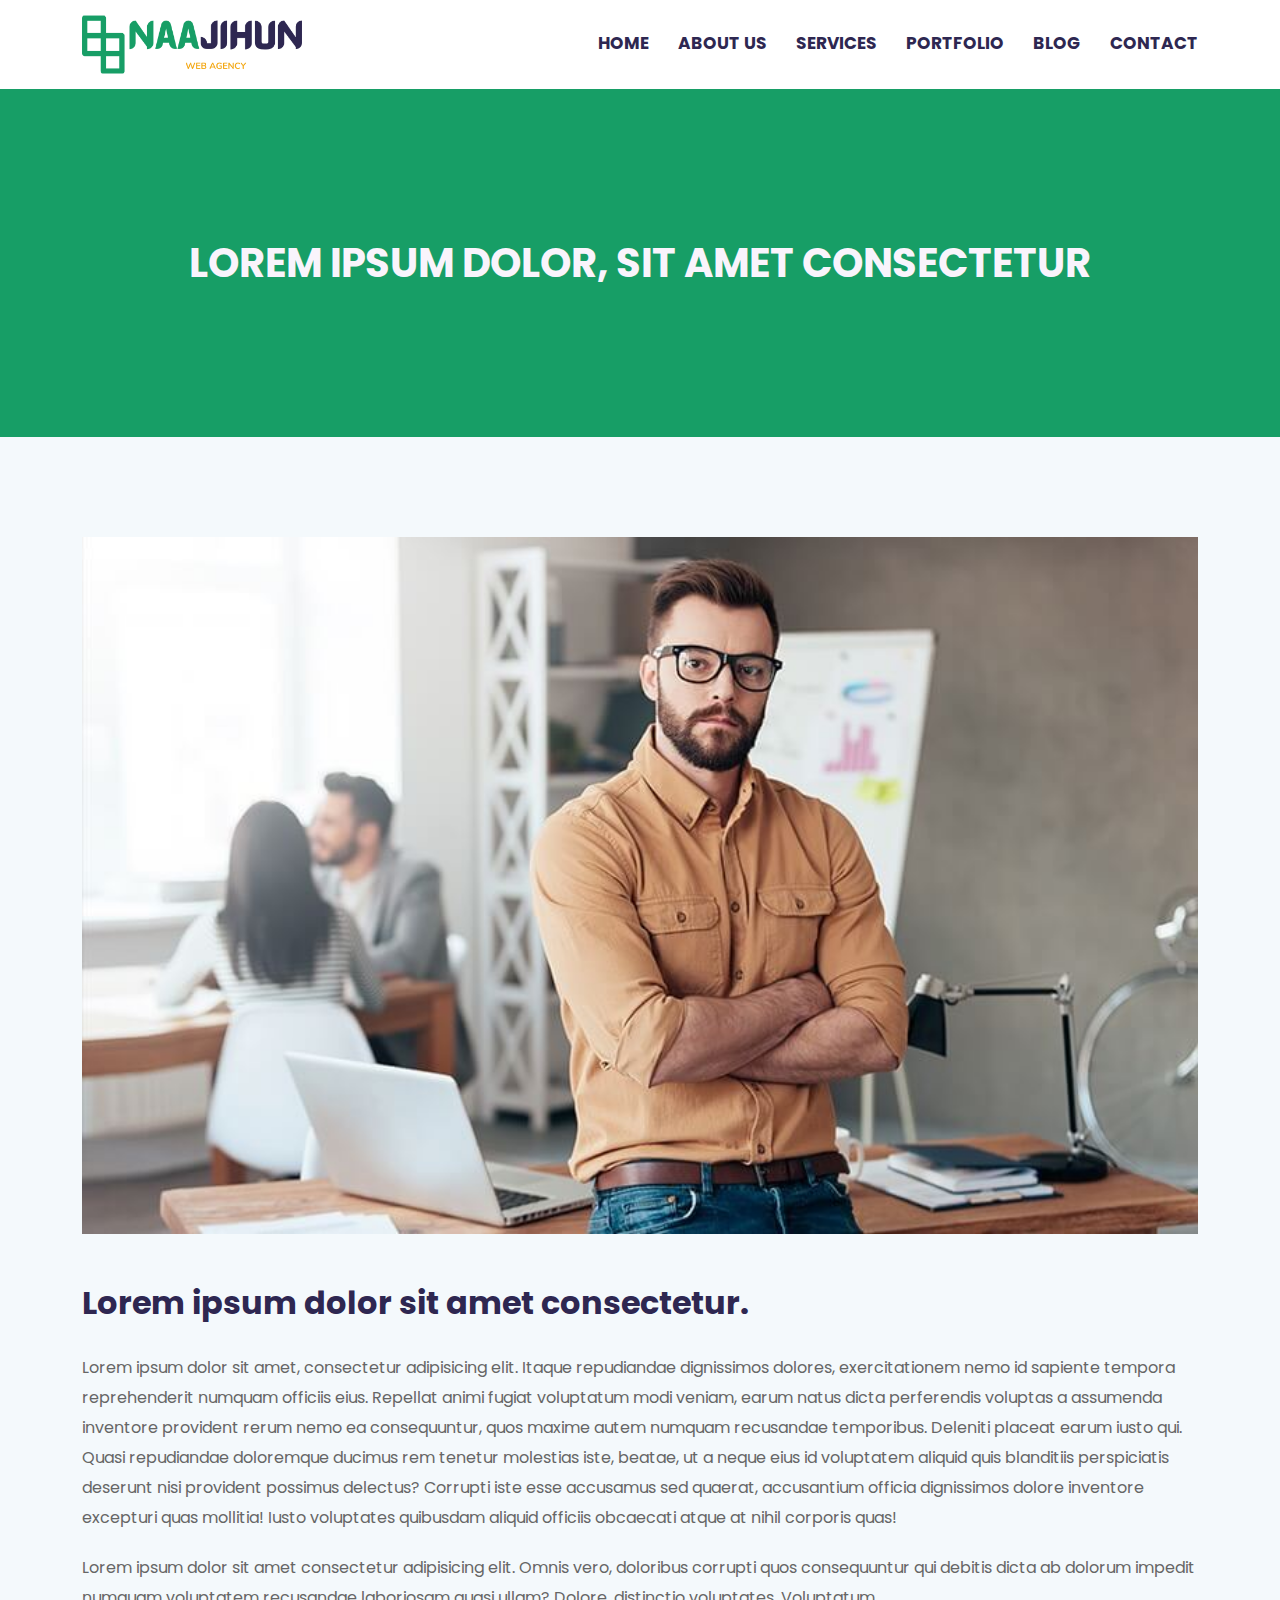
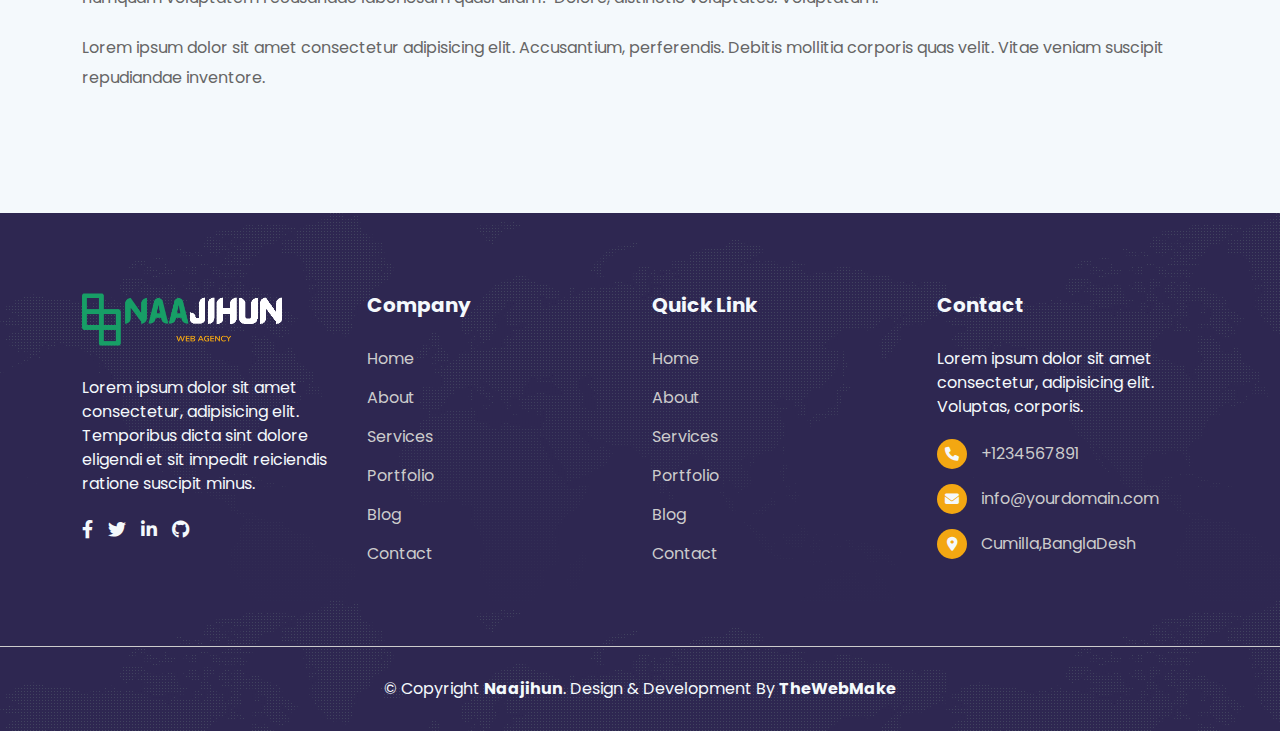
<file: markup/single-blog.html>
<!DOCTYPE html>
<html lang="en">

<head>
    <meta charset="UTF-8">
    <meta http-equiv="X-UA-Compatible" content="IE=edge">
    <meta name="viewport" content="width=device-width, initial-scale=1.0">
    <title>Document</title>
    <!-- All CSS -->
    <link rel="stylesheet" href="assets/css/bootstrap.min.css">
    <link rel="stylesheet" href="assets/css/all.min.css">
    <link rel="stylesheet" href="assets/css/animate.min.css">
    <link rel="stylesheet" href="assets/css/magnific-popup.css">
    <link rel="stylesheet" href="assets/css/meanmenu.css">
    <link rel="stylesheet" href="assets/css/owl.carousel.min.css">
    <link rel="stylesheet" href="assets/css/main.css">
    <link rel="stylesheet" href="assets/css/responsive.css">
</head>

<body>
    <!-- Header Area Start -->
    <header class="header-area">
        <div class="container">
            <div class="row">
                <div class="col-xl-3 col-lg-3">
                    <div class="site-logo">
                        <a href="index.html"><img src="assets/img/logo.png" alt="logo"></a>
                        <div class="mobile-menu"></div>
                    </div>
                </div>
                <div class="col-xl-9 col-lg-9">
                    <nav class="mainmenu-area text-end">
                        <ul class="mainmenu">
                            <li><a href="index.html">Home</a></li>
                            <li><a href="about.html">About us</a>
                                <ul>
                                    <li><a href="#">level 1</a></li>
                                    <li><a href="#">level 1</a>
                                        <ul>
                                            <li><a href="#">level 2</a></li>
                                            <li><a href="#">level 2</a></li>
                                            <li><a href="#">level 2</a></li>
                                        </ul>
                                    </li>
                                    <li><a href="#">level 1</a></li>
                                </ul>
                            </li>
                            <li><a href="service.html">Services</a></li>
                            <li><a href="portfolio.html">Portfolio</a></li>
                            <li><a href="blog.html">Blog</a></li>
                            <li><a href="contact.html">Contact</a></li>
                        </ul>
                    </nav>

                </div>
            </div>
        </div>
    </header>
    <!-- Header Area End -->
    <!-- Bradcumb Area Start -->
    <div class="bradcumb-area">
        <div class="container">
            <h1 class="page-title">
                Lorem ipsum dolor, sit amet consectetur
            </h1>
        </div>
    </div>
    <!-- Bradcumb Area End -->
    <div class="single-blog-page section-padding">
        <div class="container">
            <div class="row">
                <div class="col-lg-12 col-md-12 col-12">
                    <div class="single-blog-image">
                        <img src="assets/img/about.jpeg" alt="Single blog">
                    </div>
                    <div class="single-blog-text">
                        <h2>Lorem ipsum dolor sit amet consectetur.</h2>
                        <p>Lorem ipsum dolor sit amet, consectetur adipisicing elit. Itaque repudiandae dignissimos
                            dolores, exercitationem nemo id sapiente tempora reprehenderit numquam officiis eius.
                            Repellat animi fugiat voluptatum modi veniam, earum natus dicta perferendis voluptas a
                            assumenda inventore provident rerum nemo ea consequuntur, quos maxime autem numquam
                            recusandae temporibus. Deleniti placeat earum iusto qui. Quasi repudiandae doloremque
                            ducimus rem tenetur molestias iste, beatae, ut a neque eius id voluptatem aliquid quis
                            blanditiis perspiciatis deserunt nisi provident possimus delectus? Corrupti iste esse
                            accusamus sed quaerat, accusantium officia dignissimos dolore inventore excepturi quas
                            mollitia! Iusto voluptates quibusdam aliquid officiis obcaecati atque at nihil corporis
                            quas!</p>
                        <p>Lorem ipsum dolor sit amet consectetur adipisicing elit. Omnis vero, doloribus corrupti quos
                            consequuntur qui debitis dicta ab dolorum impedit numquam voluptatem recusandae laboriosam
                            quasi ullam? Dolore, distinctio voluptates. Voluptatum.</p>
                        <p>Lorem ipsum dolor sit amet consectetur adipisicing elit. Accusantium, perferendis. Debitis
                            mollitia corporis quas velit. Vitae veniam suscipit repudiandae inventore.</p>
                    </div>
                </div>
            </div>
        </div>
    </div>

    <!-- Footer Area Start -->
    <footer class="footer-area" style="background-image: url('assets/img/map.png');">
        <div class="footer-top">
            <div class="container">
                <div class="row">
                    <div class="col-lg-3 col-md-6 col-12">
                        <div class="single-footer-widget">
                            <div class="about-widget">
                                <img src="assets/img/logo-w.png" alt="">
                                <p>Lorem ipsum dolor sit amet consectetur, adipisicing elit. Temporibus dicta sint
                                    dolore eligendi et sit impedit reiciendis ratione suscipit minus.</p>
                                <div class="footer-social">
                                    <a href="#"><i class="fa-brands fa-facebook-f"></i></a>
                                    <a href="#"><i class="fa-brands fa-twitter"></i></a>
                                    <a href="#"><i class="fa-brands fa-linkedin-in"></i></a>
                                    <a href="#"><i class="fa-brands fa-github"></i></a>
                                </div>
                            </div>
                        </div>
                    </div>
                    <div class="col-lg-3 col-md-6 col-12">
                        <div class="single-footer-widget">
                            <h3 class="widget-title">
                                Company
                            </h3>
                            <ul>
                                <li><a href="">Home</a></li>
                                <li><a href="">about</a></li>
                                <li><a href="">services</a></li>
                                <li><a href="">portfolio</a></li>
                                <li><a href="">blog</a></li>
                                <li><a href="">Contact</a></li>
                            </ul>
                        </div>
                    </div>
                    <div class="col-lg-3 col-md-6 col-12">
                        <div class="single-footer-widget">
                            <h3 class="widget-title">
                                Quick link
                            </h3>
                            <ul>
                                <li><a href="">Home</a></li>
                                <li><a href="">about</a></li>
                                <li><a href="">services</a></li>
                                <li><a href="">portfolio</a></li>
                                <li><a href="">blog</a></li>
                                <li><a href="">Contact</a></li>
                            </ul>
                        </div>
                    </div>
                    <div class="col-lg-3 col-md-6 col-12">
                        <div class="single-footer-widget">
                            <h3 class="widget-title">
                                Contact
                            </h3>
                            <div class="contact-widget">
                                <p>Lorem ipsum dolor sit amet consectetur, adipisicing elit. Voluptas, corporis.</p>
                                <ul class="contact-info">
                                    <li><i class="fa-solid fa-phone"></i> +1234567891</li>
                                    <li><i class="fa-solid fa-envelope"></i> info@yourdomain.com</li>
                                    <li><i class="fa-solid fa-location-dot"></i> Cumilla,BanglaDesh</li>
                                </ul>
                            </div>
                        </div>
                    </div>
                </div>
            </div>
        </div>
        <div class="footer-bottom">
            <div class="container">
                <div class="copyright-content text-center">
                    <p>© Copyright <a href="#">Naajihun</a>. Design &amp; Development By <a target="_blank"
                            href="#">TheWebMake</a></p>
                </div>
            </div>
        </div>
    </footer>
    <!-- Footer Area End -->

    <!-- All Script -->
    <script src="assets/js/jquery-3.6.0.min.js"></script>
    <script src="assets/js/bootstrap.bundle.min.js"></script>
    <script src="assets/js/isotope.pkgd.min.js"></script>
    <script src="assets/js/jquery.magnific-popup.min.js"></script>
    <script src="assets/js/jquery.meanmenu.min.js"></script>
    <script src="assets/js/owl.carousel.min.js"></script>
    <script src="assets/js/scripts.js"></script>
</body>

</html>
</file>
<file: markup/assets/css/main.css>
@import url('https://fonts.googleapis.com/css2?family=Poppins:wght@400;500;600;700;800;900&display=swap');

* {
    margin: 0;
    padding: 0;
    box-sizing: border-box;
}

body {
    font-family: 'Poppins', sans-serif;
    font-size: 16px;
    color: #666;
}

ul {
    list-style: none;
    margin: 0;
    padding: 0;
}

a,
a:hover,
a:focus,
a:active {
    text-decoration: none;
}

h1,
h2,
h3,
h4,
h5,
h6 {
    font-weight: 700;
}

img {
    max-width: 100%;
}

.naajihun-btn {
    text-align: center;
    margin: 0;
    padding: 13px 32px;
    background: #1A9F68;
    color: #fff;
    font-size: 16px;
    font-weight: 700;
    border-radius: 0px;
    text-transform: uppercase;
    -webkit-transition: all 0.4s ease;
    -moz-transition: all 0.4s ease;
    transition: all 0.4s ease;
    display: inline-block;
    border: 2px solid transparent;
}

.naajihun-btn:hover {
    background: #2E2751;
    color: #fff;
    box-shadow: 0 10px 10px -8px rgba(0, 0, 0, 0.5);
}

.section-padding {
    padding: 100px 0;
}

.section-title {
    margin-bottom: 50px;
}

.section-title p {
    width: 60%;
    margin: 0 auto;
}

.section-title h2 {
    color: #2E2751;
    font-size: 32px;
    font-weight: 700;
    margin-bottom: 20px;
    text-transform: capitalize;
}

/* Headre area */


.header-area {
    background: #fff;
    padding: 15px 0;
    box-shadow: 0 3px 12px 0 rgba(0, 0, 0, .1);
}

.site-logo img {
    width: 220px;
}

.mobile-menu.mean-container {
    display: block;
    position: absolute;
    top: 8px;
    right: 0;
    width: 100%;
}

.site-logo {
    position: relative;
}


/* Home Hero Slider Css */

.home-single-slider {
    background-size: cover;
    background-repeat: no-repeat;
    background-position: center;
    height: 700px;
    position: relative;
}

.hero-slider-text {
    width: 650px;
}

.hero-slider-text h4 {
    color: #179E66;
    font-size: 18px;
    line-height: 30px;
    margin-bottom: 10px;
}

.hero-slider-text h1 {
    font-size: 50px;
    line-height: 65px;
    color: #2E2751;
    font-weight: 700;
    margin-bottom: 25px;
}

.hero-slider-text p {
    color: #666;
    margin-bottom: 25px;
}

.welcome-text {
    position: relative;
    height: 700px;
}

.hero-slider-text {
    position: absolute;
    left: 0;
    top: 50%;
    transform: translateY(-50%);
}

/* Slider arrow */
.home-hero-slider.owl-carousel .owl-nav button {
    position: absolute;
    left: 50px;
    top: 50%;
    transform: translateY(-50%);
    width: 40px;
    height: 40px;
    border-radius: 50%;
    transition: .4s;
    background: #F3A712;
    opacity: 0;
    visibility: hidden;

}

.home-hero-slider.owl-carousel:hover .owl-nav button {
    opacity: 1;
    visibility: visible;
}

.home-hero-slider .owl-nav i {
    font-size: 20px;
    color: #fff;
}

.home-hero-slider.owl-carousel .owl-nav .owl-next {
    left: auto;
    right: 50px;
}

.home-hero-slider.owl-carousel .owl-nav button:hover {
    background: #2E2751;
}

/* Slider dots */

.home-hero-slider .owl-dots {
    position: absolute;
    left: 50%;
    bottom: 20px;
    transform: translateX(-50%);
    display: flex;
    gap: 5px;

}

.home-hero-slider .owl-dots button.owl-dot {
    width: 15px;
    height: 7px;
    text-indent: -999999999px;
    border: 0;
    background: #F3A712;
    border-radius: 50px;
    transition: .5s;
}

.home-hero-slider .owl-dots button.owl-dot.active {
    background: #2E2751;
    width: 20px;
}

.home-hero-slider .owl-dots button.owl-dot:hover {
    background: #2E2751;
}


/* Slider Animations */
.home-hero-slider .owl-item.active .hero-slider-text h4 {
    animation: fadeInUp 0.8s both 1s;
}

.home-hero-slider .owl-item.active .hero-slider-text h1 {
    animation: fadeInRight 1s both 1.2s;
}

.home-hero-slider .owl-item.active .hero-slider-text p {
    animation: fadeInLeft 1.2s both 1.4s;
}

.home-hero-slider .owl-item.active .hero-slider-text a {
    animation: fadeInUp 1.4s both 1.6s;
}

/* Work process area */
.work-proccess-area {
    background: #F4F9FC;
}

.single-workproccess-area {
    text-align: center;
    padding: 30px 15px;
    -webkit-box-shadow: 0 5px 20px rgba(0, 0, 0, 0.1);
    -moz-box-shadow: 0 5px 20px rgba(0, 0, 0, 0.1);
    box-shadow: 0 5px 20px rgba(0, 0, 0, 0.1);
    background: #fff;
    -webkit-transition: all 0.4s ease;
    -moz-transition: all 0.4s ease;
    border-top: 3px solid transparent;
    transition: all 0.4s ease;
}

.single-workproccess-area .icon-head i {
    color: #f3a712;
    width: 90px;
    height: 90px;
    line-height: 90px;
    background: #fff;
    border: 1px solid #ebebeb;
    border-radius: 100%;
    font-size: 34px;
    position: relative;
    -webkit-transition: all 0.3s ease;
    -moz-transition: all 0.3s ease;
    transition: all 0.3s ease;
}

.single-workproccess-area h4 {
    margin: 15px 0;
    color: #2E2751;
    font-size: 20px;
}

.single-workproccess-area:hover .icon-head i {
    background: #179E66;
    color: #fff;
    border-color: transparent;
}

.single-workproccess-area:hover {
    border-top-color: #179E66;
}

/* About Us */
.about-us-area {
    background: rgb(23, 158, 102);
    background: linear-gradient(90deg, rgba(23, 158, 102, 1) 0%, rgba(46, 39, 81, 1) 100%);
}

.about-us-text {
    display: flex;
    flex-direction: column;
    justify-content: center;
    height: 100%;
}

.about-us-text a {
    width: 149px;
}

.about-us-text h2 {
    font-size: 40px;
    color: #fff;
    margin-bottom: 20px;
}

.about-us-text p {
    color: #f2f2f2;
    line-height: 30px;
}

/* Services area */
.our-services-area {
    background: #F4F9FC;
}

.single-service {
    padding: 40px 30px;
    -webkit-box-shadow: 0 5px 20px rgba(0, 0, 0, 0.1);
    -moz-box-shadow: 0 5px 20px rgba(0, 0, 0, 0.1);
    box-shadow: 0 5px 20px rgba(0, 0, 0, 0.1);
    background: #fff;
    -webkit-transition: all 0.4s ease;
    -moz-transition: all 0.4s ease;
    transition: all 0.4s ease;
    margin-top: 20px;
}

.service-gap {
    row-gap: 30px;
}

.services-title {
    font-size: 20px;
    font-weight: 700;
    text-transform: capitalize;
    color: #2E2751;
    margin: 20px 0;
}

.services-icon i {
    font-size: 40px;
    color: #179E66;
    transition: all 0.4s ease;
}

.single-service:hover {
    margin-top: 0px;
}

.single-service:hover i {
    color: #F3A712;
}

.single-service:hover .services-title {
    animation: fadeInUp 0.5s both .4s;
}

/* CTA area */
.cta-area {
    padding: 50px 0;
    position: relative;
    background-position: center;
    background-size: cover;
    background-repeat: no-repeat;
    z-index: 1;
}

.cta-area::before {
    content: "";
    position: absolute;
    background: #179E66;
    top: 0;
    left: 0;
    width: 100%;
    height: 100%;
    z-index: -1;
    opacity: .9;
}

.cta-text h2 {
    font-size: 30px;
    color: #fff;
    font-weight: 700;
    line-height: 35px;
    margin-bottom: 15px;
}

.cta-text p {
    color: #eee;
    margin: 0;
}

.cta-btn.naajihun-btn {
    background: #F3A712;
}

.cta-btn.naajihun-btn:hover {
    background: #2E2751;
    color: #fff;
    box-shadow: 0 10px 10px -8px rgba(0, 0, 0, 0.5);
}

.cta-btn-area {
    display: flex;
    width: 100%;
    align-items: center;
    justify-content: flex-end;
    height: 74px;
}


/* Portfolio area */

.portfolio-area {
    background: #F4F9FC;
    position: relative;
}


.portfolio-menu ul {
    display: flex;
    justify-content: center;
    font-size: 16px;
    font-weight: 700;
    gap: 25px;
    text-transform: uppercase;
    margin-bottom: 50px;
}

.portfolio-menu li {
    color: #2E2751;
    transition: .4s;
    cursor: pointer;
}

.portfolio-menu li:hover,
.portfolio-menu li.active {
    color: #f3a712;
}

.portfolio-wrapper {
    margin-right: -2%;
    clear: both;
    overflow: hidden;
}

.portfolio-single-item {
    width: 31.3%;
    margin-bottom: 2%;
    margin-right: 2%;
    float: left;
}


.portfolio-image {
    display: block;
    position: relative;
}

.portfolio-hover-title {
    position: absolute;
    width: 100%;
    top: 0;
    left: 0;
    right: 0;
    bottom: 0;
    padding: 30px;
    background: #f3a712;
    visibility: hidden;
    opacity: 0;
    transition: all .4s;
}

.portfolio-content {
    position: absolute;
    width: 100%;
    left: 30px;
    bottom: 30px;
}

.portfolio-content h6 {
    margin-bottom: 15px;
    color: #fff;
}

.portfolio-category span {
    font-size: 14px;
    color: #2E2751;
}

.portfolio-single-item:hover .portfolio-hover-title {
    visibility: visible;
    opacity: .9;
}

.portfolio-single-item:hover .portfolio-content {
    animation: fadeInDown 0.5s both .4s;
}

/* Testimonial Area */


.our-testimonial-area {
    position: relative;
    background-position: center;
    background-size: cover;
    background-repeat: no-repeat;
    z-index: 1;
}

.testimonial-wrapper {
    width: 50%;
    margin: 0 auto;
    position: relative;
    margin-bottom: 60px;
}

.our-testimonial-area::before {
    position: absolute;
    content: '';
    background: #179E66;
    top: 0;
    left: 0;
    width: 100%;
    height: 100%;
    z-index: -1;
    opacity: 0.8;
}

.testimonial-wrapper.owl-carousel .single-testimonial img {
    width: 75px;
    height: 75px;
    border-radius: 50%;
    margin: 0 auto;
    margin-bottom: 30px;
}

.single-testimonial p {
    color: #F4F9FC;
    margin-bottom: 20px;
}

.single-testimonial h6 {
    font-size: 14px;
    font-weight: 500;
    color: #F4F9FC;
}

.single-testimonial h4 {
    font-size: 20px;
    color: #179E66;
}

.single-testimonial {
    background: #2E2751;
    padding: 30px 40px;
    text-align: center;
    border-radius: 50px;
}

.our-testimonial-area .section-title p {
    color: #F4F9FC;
}


/* owl dots */

.testimonial-wrapper .owl-dots {
    position: absolute;
    left: 50%;
    bottom: -50px;
    transform: translateX(-50%);
    display: flex;
    gap: 5px;

}

.testimonial-wrapper .owl-dots button.owl-dot {
    width: 12px;
    height: 12px;
    background: #F3A712;
    border-radius: 50px;
    transition: .5s;
}

.testimonial-wrapper .owl-dots button.owl-dot.active {
    background: #2E2751;
    width: 15px;
}

.testimonial-wrapper .owl-dots button.owl-dot:hover {
    background: #2E2751;
}

/* Team area */
.our-team-area {
    background: #F4F9FC;
}

.single-team {
    text-align: center;
    background: #179E66;
    box-shadow: 0 5px 20px rgba(0, 0, 0, 0.1);
    padding: 50px 30px;
    border-radius: 10px;
}

.single-team img {
    width: 160px;
    height: 160px;
    border-radius: 50%;
}

.single-team h3 {
    font-size: 20px;
    margin: 15px 0;
    color: #2E2751;
    transition: all .4s;
    text-transform: capitalize;
}

.single-team:hover h3 {
    color: #f3a712;
}

.single-team p {
    color: #F4F9FC;
    font-size: 14px;
}

.team-social-link {
    margin-top: 25px;
    display: flex;
    justify-content: center;
    gap: 10px;
}

.team-social-link a {
    display: block;
    width: 40px;
    height: 40px;
    font-size: 16px;
    border: 1px solid #2E2751;
    line-height: 40px;
    color: #fff;
    transition: all .4s;
}

.team-social-link a:hover {
    background: #F3A712;
    border: 1px solid #F3A712;

}

/* Blog area */
.blog-area .section-title p {
    color: #F4F9FC;
}

.blog-area {
    position: relative;
    z-index: 1;
    background-size: cover;
    background-position: center;
    background-repeat: no-repeat;
}

.blog-area::before {
    content: '';
    position: absolute;
    width: 100%;
    height: 100%;
    left: 0;
    top: 0;
    background: #179E66;
    opacity: 0.9;
    z-index: -1;
}

.single-blog {
    box-shadow: 0 5px 20px rgba(0, 0, 0, 0.1);
}

.blog-featured-img {
    height: 250px;
    width: 100%;
    background-size: cover;
    background-position: center;
    background-repeat: no-repeat;
    border-radius: 5px 5px 0 0;
    filter: grayscale(70%);
    transition: all .4s;
}

.blog-meta {
    display: flex;
    justify-content: space-between;
    color: #F4F9FC;
}

.blog-content {
    padding: 30px;
    background: #2E2751;
    border-radius: 0 0 5px 5px;
}

.blog-title {
    font-size: 20px;
}

.blog-title a {
    color: #F4F9FC;
    transition: all .4s;
}

.blog-meta i {
    margin-right: 8px;
}

.single-blog:hover .blog-featured-img {
    filter: grayscale(0);
}

.single-blog:hover .blog-title a {
    color: #F3A712;
}

/* Client Logo */
.our-partner-area.section-padding {
    background: #F4F9FC;
    padding: 50px 0;
}

.partner-wrapper {
    position: relative;
}

.single-partner {
    background: #ccc;
    padding: 10px;
    border-radius: 10px;
}

.partner-wrapper.owl-carousel .owl-nav button {
    position: absolute;
    left: -50px;
    top: 50%;
    transform: translateY(-50%);
    width: 40px;
    height: 40px;
    border-radius: 50%;
    border: 1px solid #2E2751;
    transition: .4s;
}

.partner-wrapper .owl-nav i {
    color: #2E2751;
}

.partner-wrapper.owl-carousel .owl-nav .owl-next {
    left: auto;
    right: -50px;
}

.partner-wrapper.owl-carousel .owl-nav button:hover {
    background: #F3A712;
}

/* Footer Area */
.footer-area {
    background-color: #2E2751;
    padding-top: 80px;
}

.about-widget img {
    width: 200px;
    margin-bottom: 30px;
}

.single-footer-widget p {
    color: #F4F9FC;
    margin-bottom: 20px;
}

.footer-social {
    display: flex;
    gap: 15px;
}

.footer-social a {
    color: #F4F9FC;
    font-size: 18px;
    transition: .5s;
}

.footer-social a:hover,
.single-footer-widget li a:hover {
    color: #F3A712;
}

.widget-title {
    font-size: 20px;
    text-transform: capitalize;
    color: #F4F9FC;
    margin-bottom: 30px;
}

.single-footer-widget ul {
    display: flex;
    flex-direction: column;
    gap: 15px;
}

.single-footer-widget li a {
    display: block;
    color: #ccc;
    text-transform: capitalize;
    transition: .4s;
}

.contact-info li {
    color: #ccc;
}

.contact-info li i {
    width: 30px;
    height: 30px;
    text-align: center;
    line-height: 30px;
    background: #F3A712;
    border-radius: 50%;
    margin-right: 10px;
    font-size: 14px;
    color: #F4F9FC;

}

.footer-top {
    padding-bottom: 80px;
}

.footer-bottom {
    padding: 30px 0;
    border-top: 1px solid #ccc;
}

.footer-bottom p {
    margin: 0;
    color: #F4F9FC;
}

.footer-bottom a {
    color: #F4F9FC;
    font-weight: 700;
    transition: .4s;
}

.footer-bottom a:hover {
    color: #F3A712;
}

/* Others style */
.bradcumb-area {
    padding: 150px 0;
    background: #179E66;
}

.page-title {
    margin: 0;
    text-align: center;
    color: #f9f4fc;
    text-transform: uppercase;
    font-size: 40px;
}

/* Contact page */
.contact-area {
    background: #f9f4fc;
}

.contact-info-wrap {
    display: flex;
    gap: 15px;
    align-items: center;
}

.Contact-info-item {
    background: #2E2751;
    padding: 40px 30px;
    border-radius: 10px;
    margin-bottom: 60px;
}

.contact-info-icon {
    width: 70px;
    height: 70px;
    background: #F3A712;
    text-align: center;
    line-height: 70px;
    border-radius: 50%;
    font-size: 20px;
    color: #f9f4fc;
}

.Contact-info-item h2 {
    font-size: 24px;
    color: #f9f4fc;
    margin-bottom: 20px;
}

.contact-info-text {
    font-size: 18px;
    color: #ccc;
}

.contact-title {
    text-align: center;
    font-size: 32px;
    text-transform: capitalize;
    color: #2E2751;
    margin-bottom: 50px;
}

.contact-form-container {
    display: flex;
    flex-direction: column;
    row-gap: 30px;
}

.single-form input,
.single-form textarea {
    outline: none;
    background: transparent;
    border: 1px solid #2E2751;
    -webkit-box-shadow: none;
    -moz-box-shadow: none;
    box-shadow: none;
    padding: 20px;
    width: 100%;
    border-radius: 5px;
    transition: .4s;
}

.single-form .sub-button {
    width: 200px;
    font-size: 20px;
    text-transform: uppercase;
    font-weight: 700;
    border-radius: 5px;
    color: #2E2751;
}

.single-form .sub-button:hover {
    background: #2E2751;
    color: #f9f4fc;
}

/* about page */
.about-us-page {
    background: #F4F9FC;
}

.about-us-page .about-us-text h2 {
    color: #2E2751;
}

.about-us-page .about-us-text p {
    color: #666;
}

/* single blog page */
.single-blog-page {
    background: #F4F9FC;
}

.single-blog-image {
    margin-bottom: 50px;
}

.single-blog-image img {
    width: 100%;
}

.single-blog-text h2 {
    color: #2E2751;
    margin-bottom: 30px;
}

.single-blog-text p {
    margin-bottom: 20px;
    line-height: 30px;
}

.blog-page .single-blog {
    margin-bottom: 40px;
}
</file>
<file: markup/assets/css/responsive.css>
/* Medium Layout: 1280px. */

@media only screen and (min-width: 992px) {

    /* Header area start */


    .mainmenu li {
        display: inline-block;
        margin-left: 25px;
        position: relative;
    }

    .mainmenu li a {
        display: block;
        padding: 16px 0;
        font-weight: 700;
        font-size: 17px;
        text-transform: uppercase;
        color: #2E2751;
        transition: all ease-out .4s;
    }


    /* ===== */


    .mainmenu li ul {
        position: absolute;
        left: 0;
        top: 100px;
        background: #fff;
        width: 200px;
        z-index: 5;
        opacity: 0;
        visibility: hidden;
        transition: .5s;
        box-shadow: 0 3px 12px 0 rgba(0, 0, 0, .1);
    }

    .mainmenu li ul li a {
        padding: 10px 20px;
        text-transform: capitalize;
        transition: .5s;
        font-weight: 500;
        color: #2E2751;
        text-align: left;
    }

    .mainmenu li ul li {
        display: block;
        margin-left: 0;
    }

    .mainmenu li:hover ul {
        opacity: 1;
        visibility: visible;
        top: 74px;
    }

    .mainmenu li ul li {
        border-bottom: 1px solid #e8e8e8;
    }

    .mainmenu li ul li:last-of-type {
        border-bottom: 0px solid #e8e8e8;
    }

    .mainmenu li:hover>a {
        color: #179E66;
    }



    /* second level */
    .mainmenu li:hover ul ul {
        visibility: hidden;
        opacity: 0;
    }

    .mainmenu ul li ul {
        left: 200px;
    }

    .mainmenu ul li:hover>ul {
        top: 0;
        visibility: visible;
        opacity: 1;
    }

    .mobile-menu {
        display: none;
    }

    .mainmenu li ul li:hover>a {
        background: #179E66;
        color: #fff;
    }

}

@media only screen and (min-width: 992px) and (max-width: 1200px) {
    .testimonial-wrapper {
        width: 80%;
    }
}

/* Tablet Layout: 768px. 991*/

@media only screen and (min-width: 768px) and (max-width: 991px) {
    .about-img {
        margin-bottom: 50px;
    }

    .cta-text {
        text-align: center;
    }

    .cta-btn-area {
        margin-top: 30px;
        justify-content: center;
    }

    .portfolio-single-item {
        width: 48%;
        margin-bottom: 30px;
    }

    .testimonial-wrapper {
        width: 100%;
    }

    .single-team {
        padding: 50px 20px;
    }

    .team-social-link a {
        width: 30px;
        height: 30px;
        font-size: 14px;
        line-height: 30px;
    }

    .single-team h3 {
        font-size: 18px;
    }

    .single-blog {
        margin-bottom: 30px;
    }

    .single-footer-widget {
        margin-bottom: 50px;
    }


}

/* Mobile Layout: 320px. */

@media only screen and (max-width: 767px) {
    .home-single-slider {
        background: #E6E2E1 !important;
        height: 450px;
    }

    .welcome-text {
        height: 450px;
    }

    .hero-slider-text h1 {
        font-size: 30px;
        line-height: 45px;
    }

    .hero-slider-text {
        width: 100%;
    }

    .naajihun-btn {
        padding: 8px 20px;
    }

    .section-title p {
        width: 100%;
    }

    .single-workproccess-area {
        margin-bottom: 30px;
    }

    .about-img {
        margin-bottom: 50px;
    }

    .cta-text {
        text-align: center;
    }

    .cta-btn-area {
        margin-top: 30px;
        justify-content: center;
    }

    .portfolio-menu ul {
        flex-direction: column;
        align-items: center;
    }

    .portfolio-wrapper {
        margin-right: 0;
    }

    .portfolio-single-item {
        width: 100%;
        margin-bottom: 30px;
        margin-right: 0;
    }

    .testimonial-wrapper {
        width: 100%;
    }

    .single-team {
        margin-bottom: 30px;
    }

    .single-blog {
        margin-bottom: 30px;
    }

    .single-footer-widget {
        margin-bottom: 50px;
    }
}

/* Wide Mobile Layout: 480px. */

@media only screen and (min-width: 480px) and (max-width: 767px) {
    .hero-slider-text h1 {
        font-size: 40px;
        line-height: 55px;
    }
}
</file>
